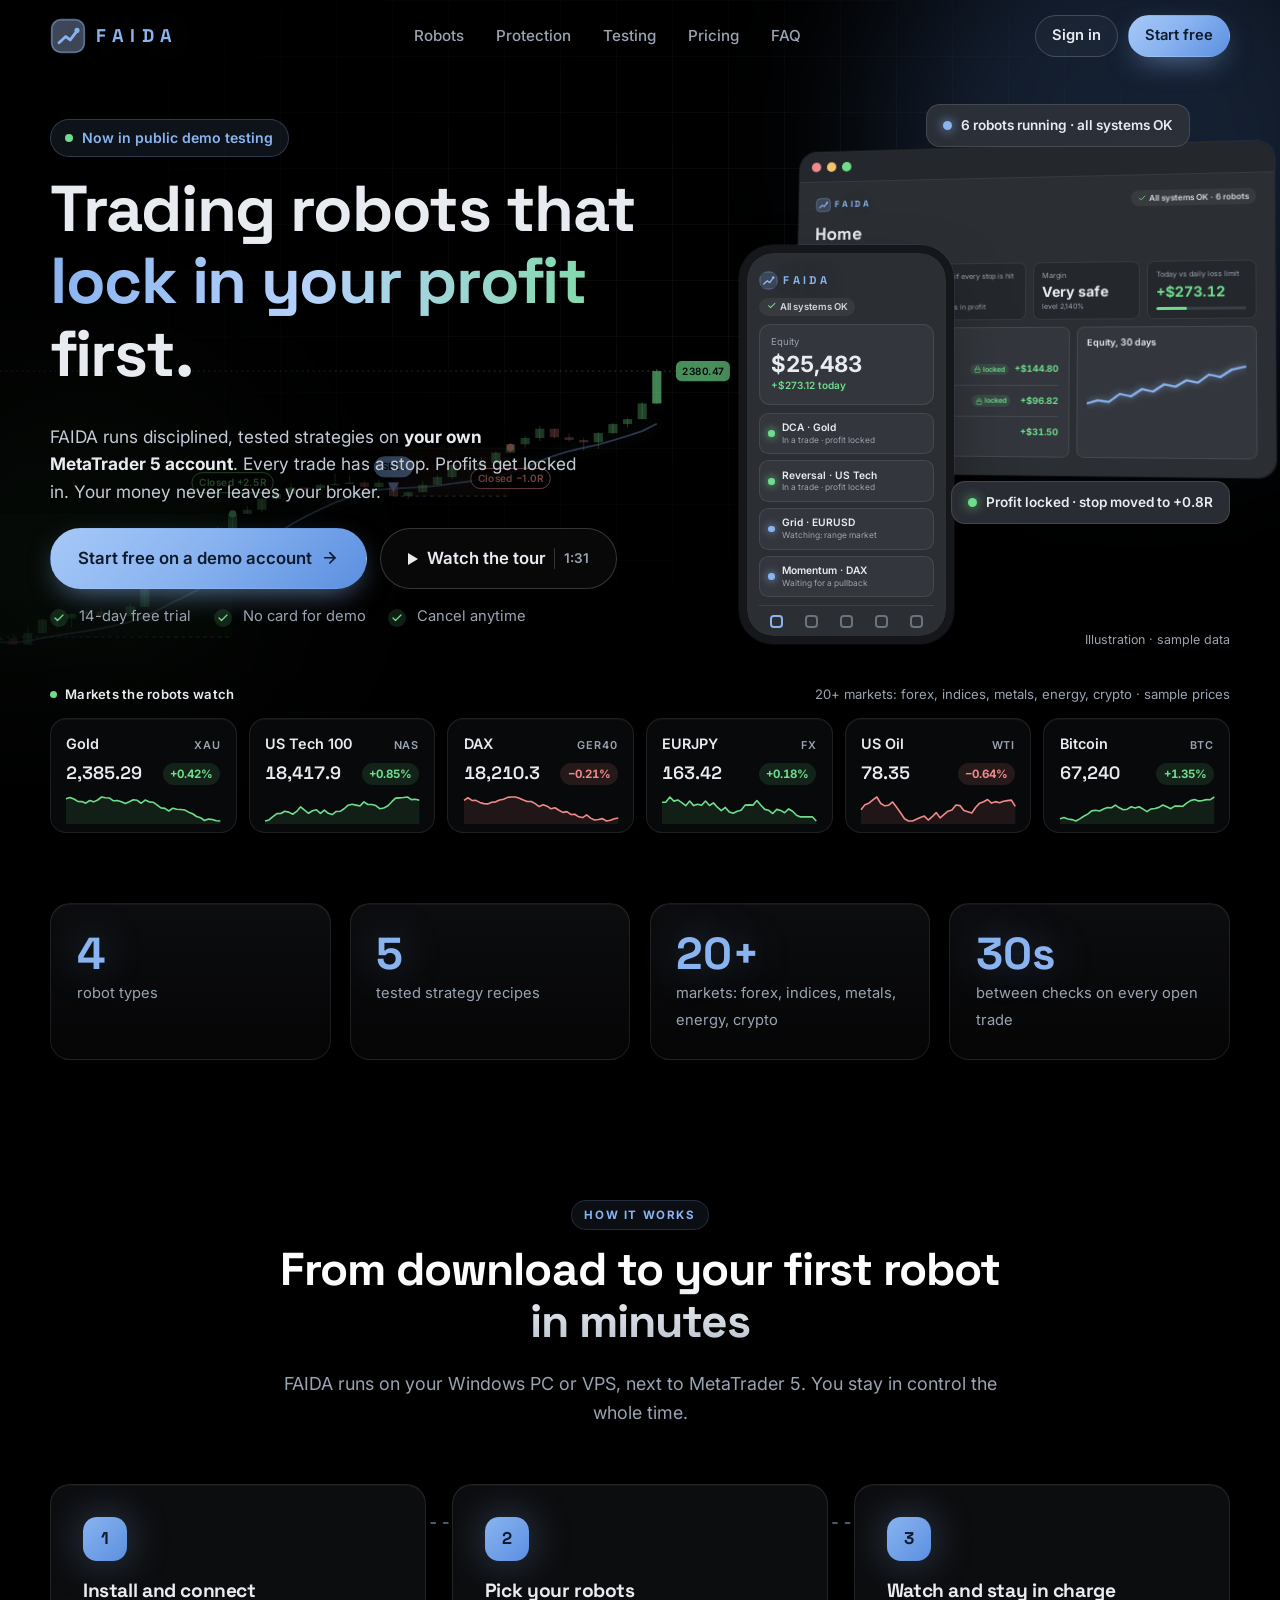
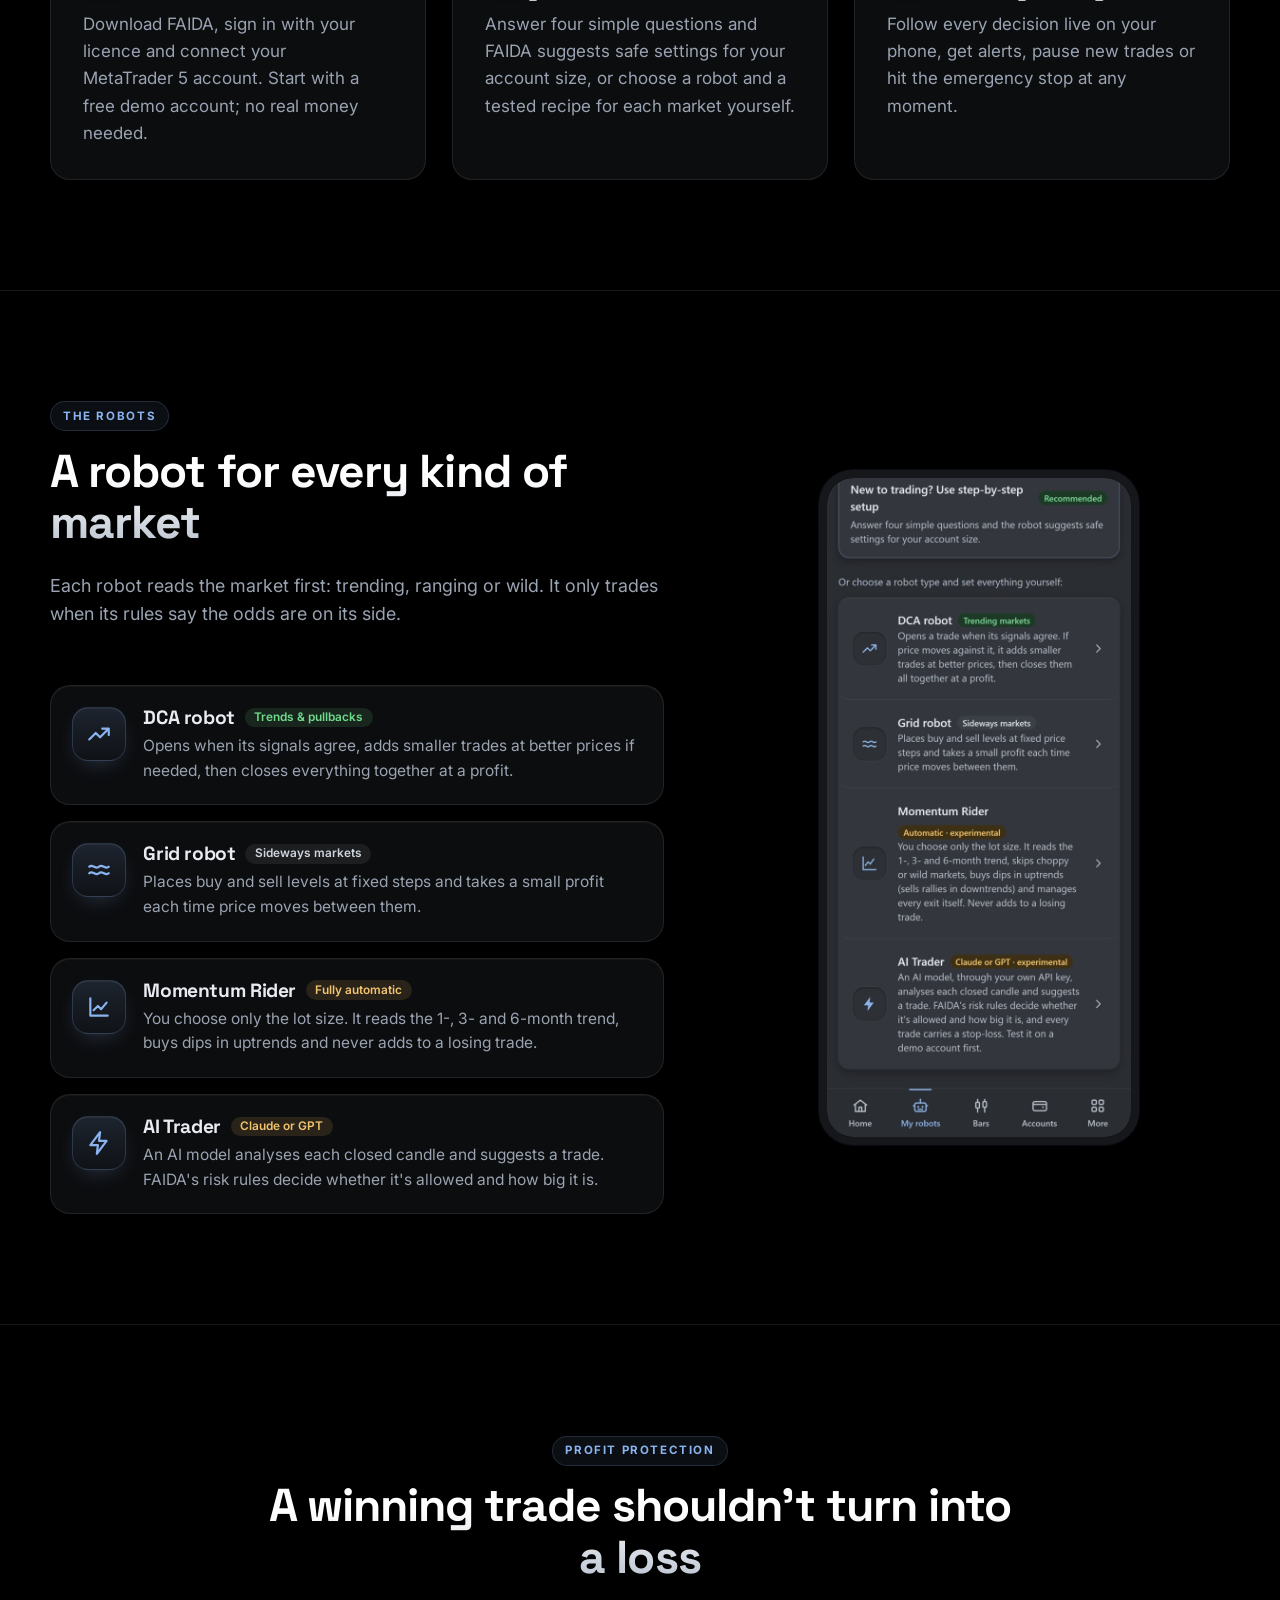
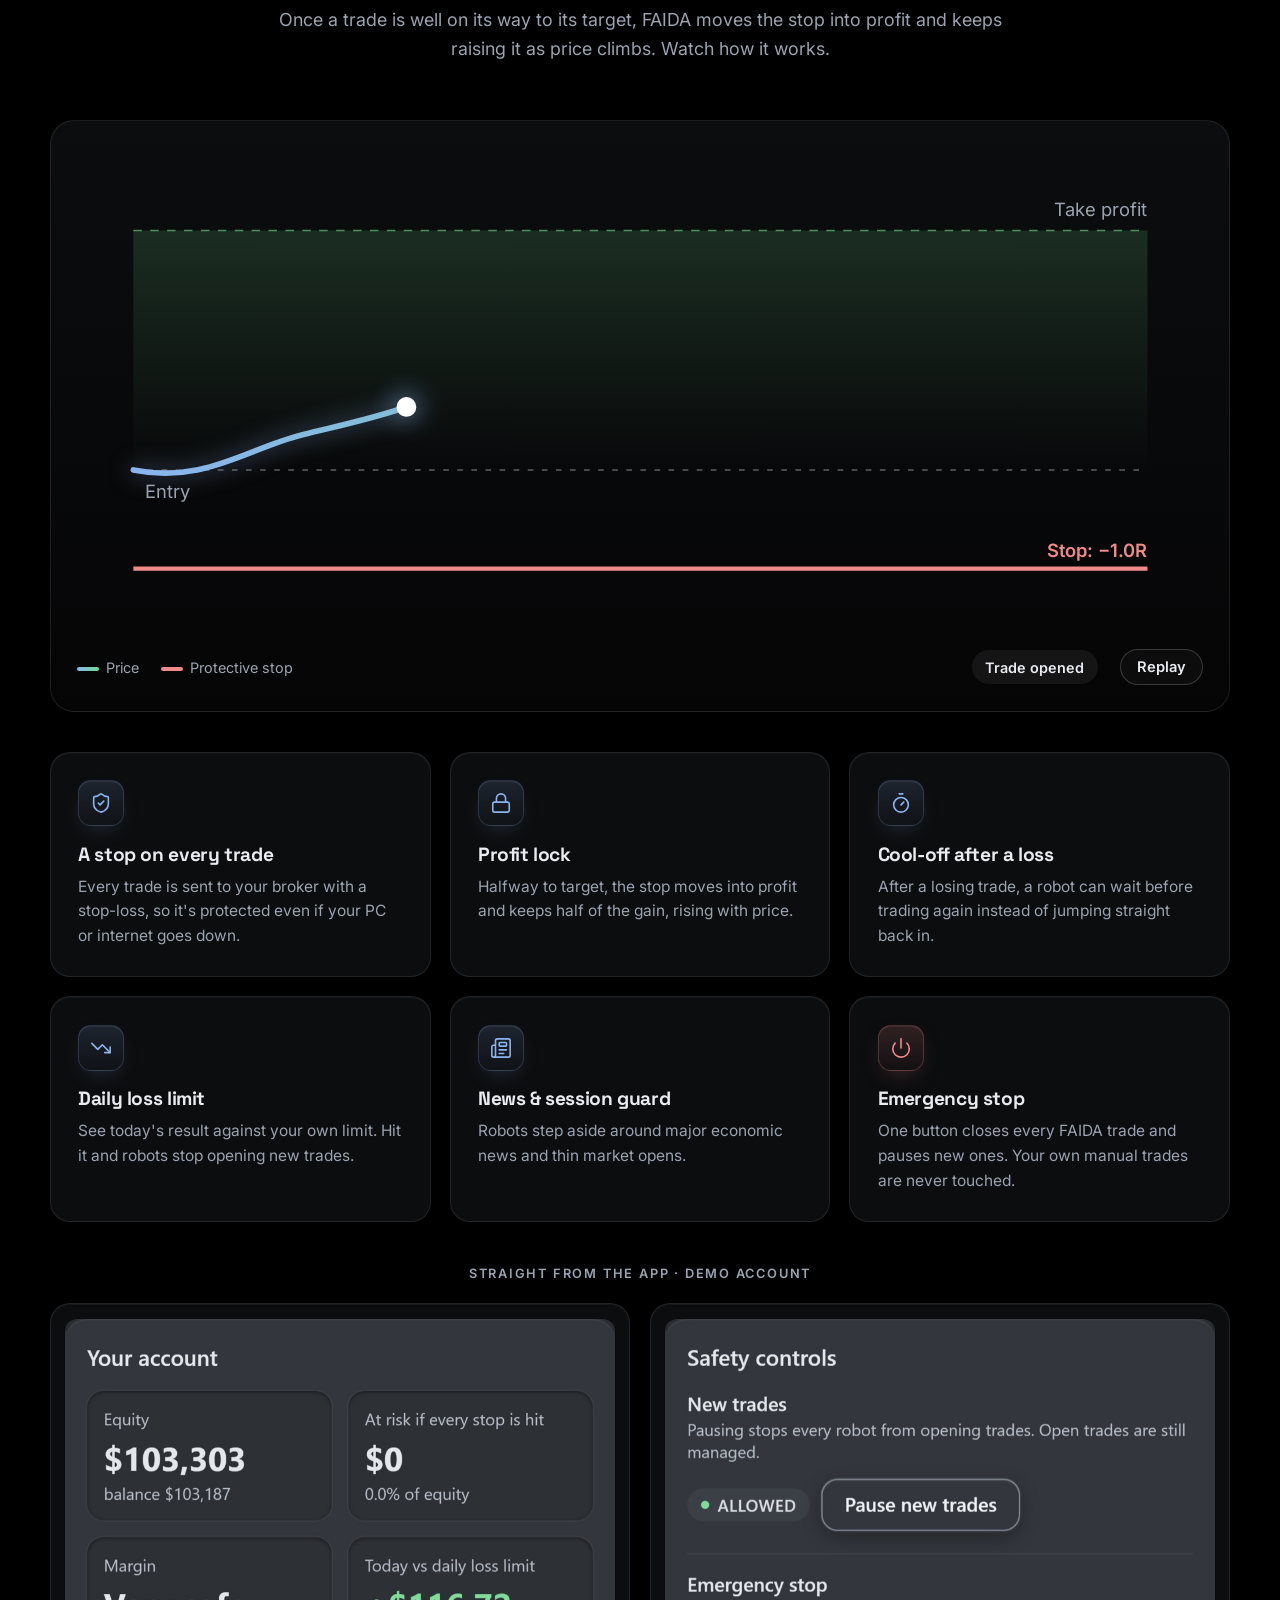
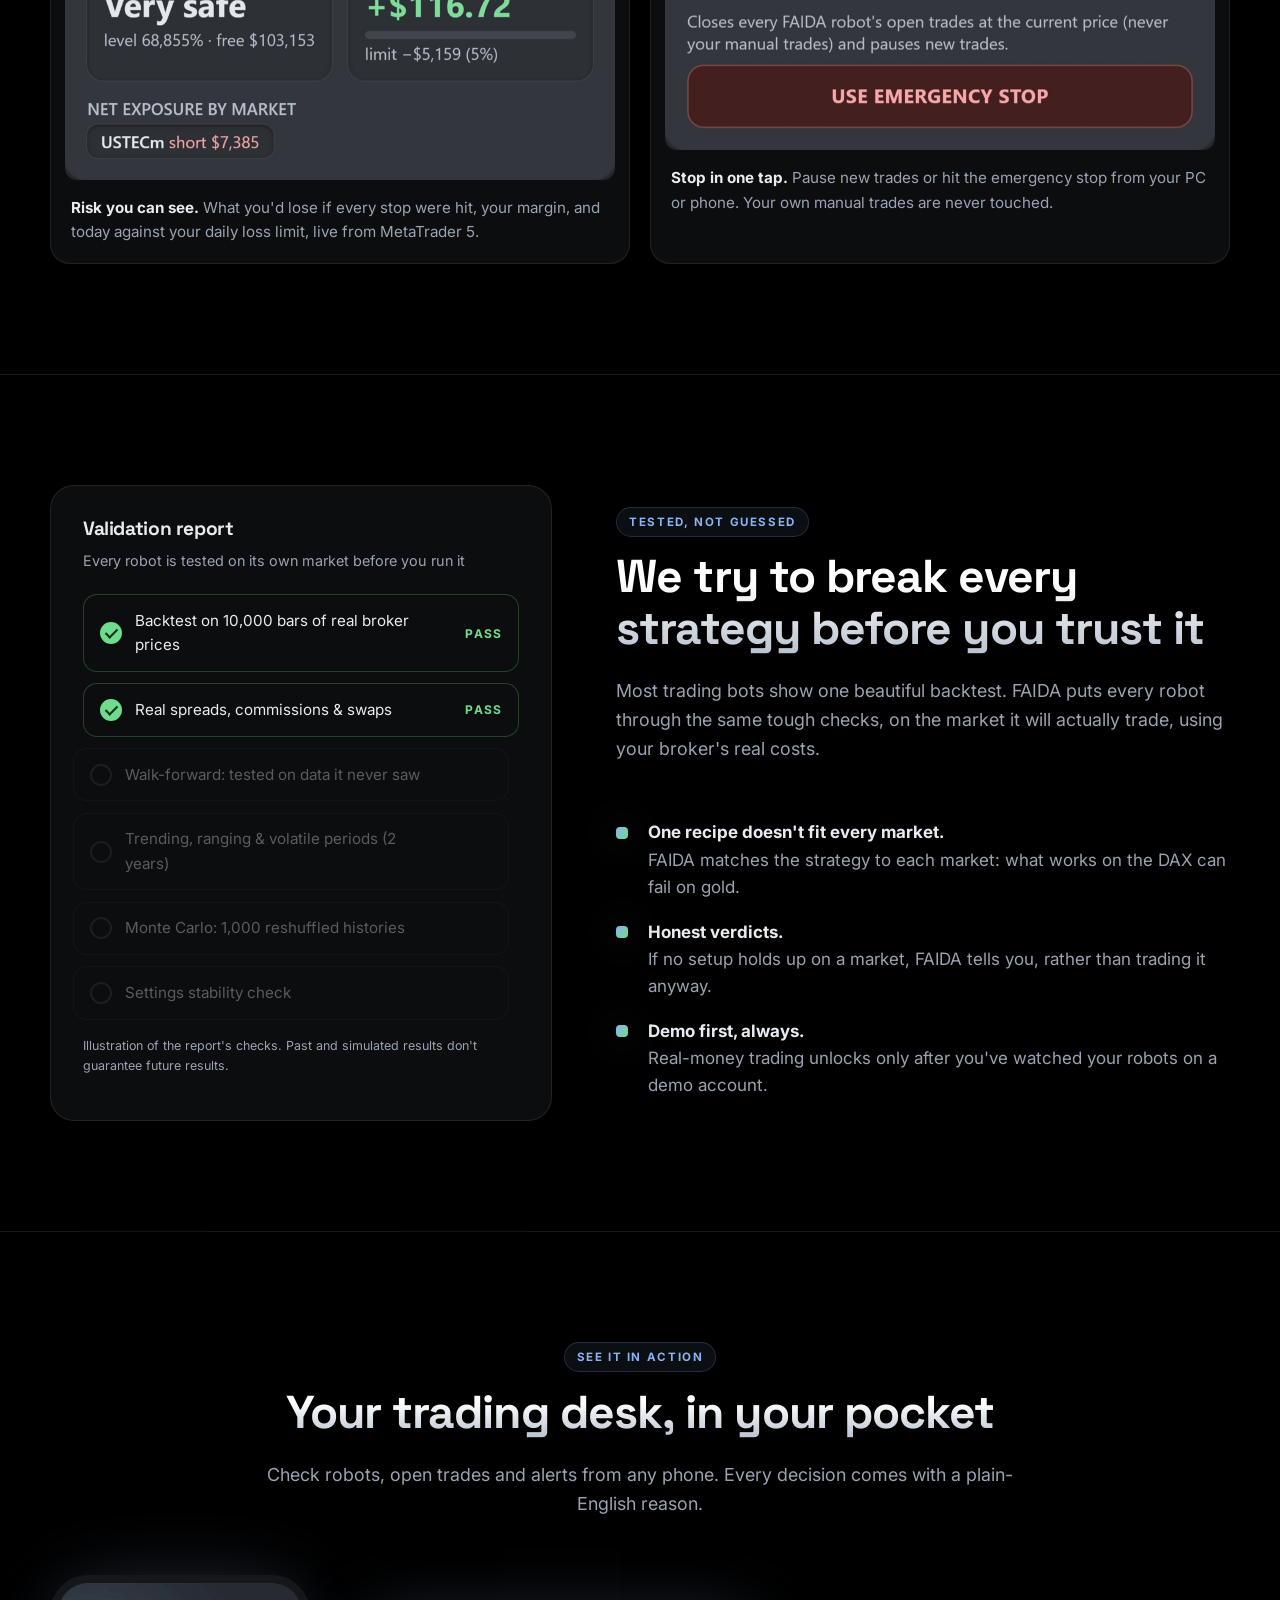
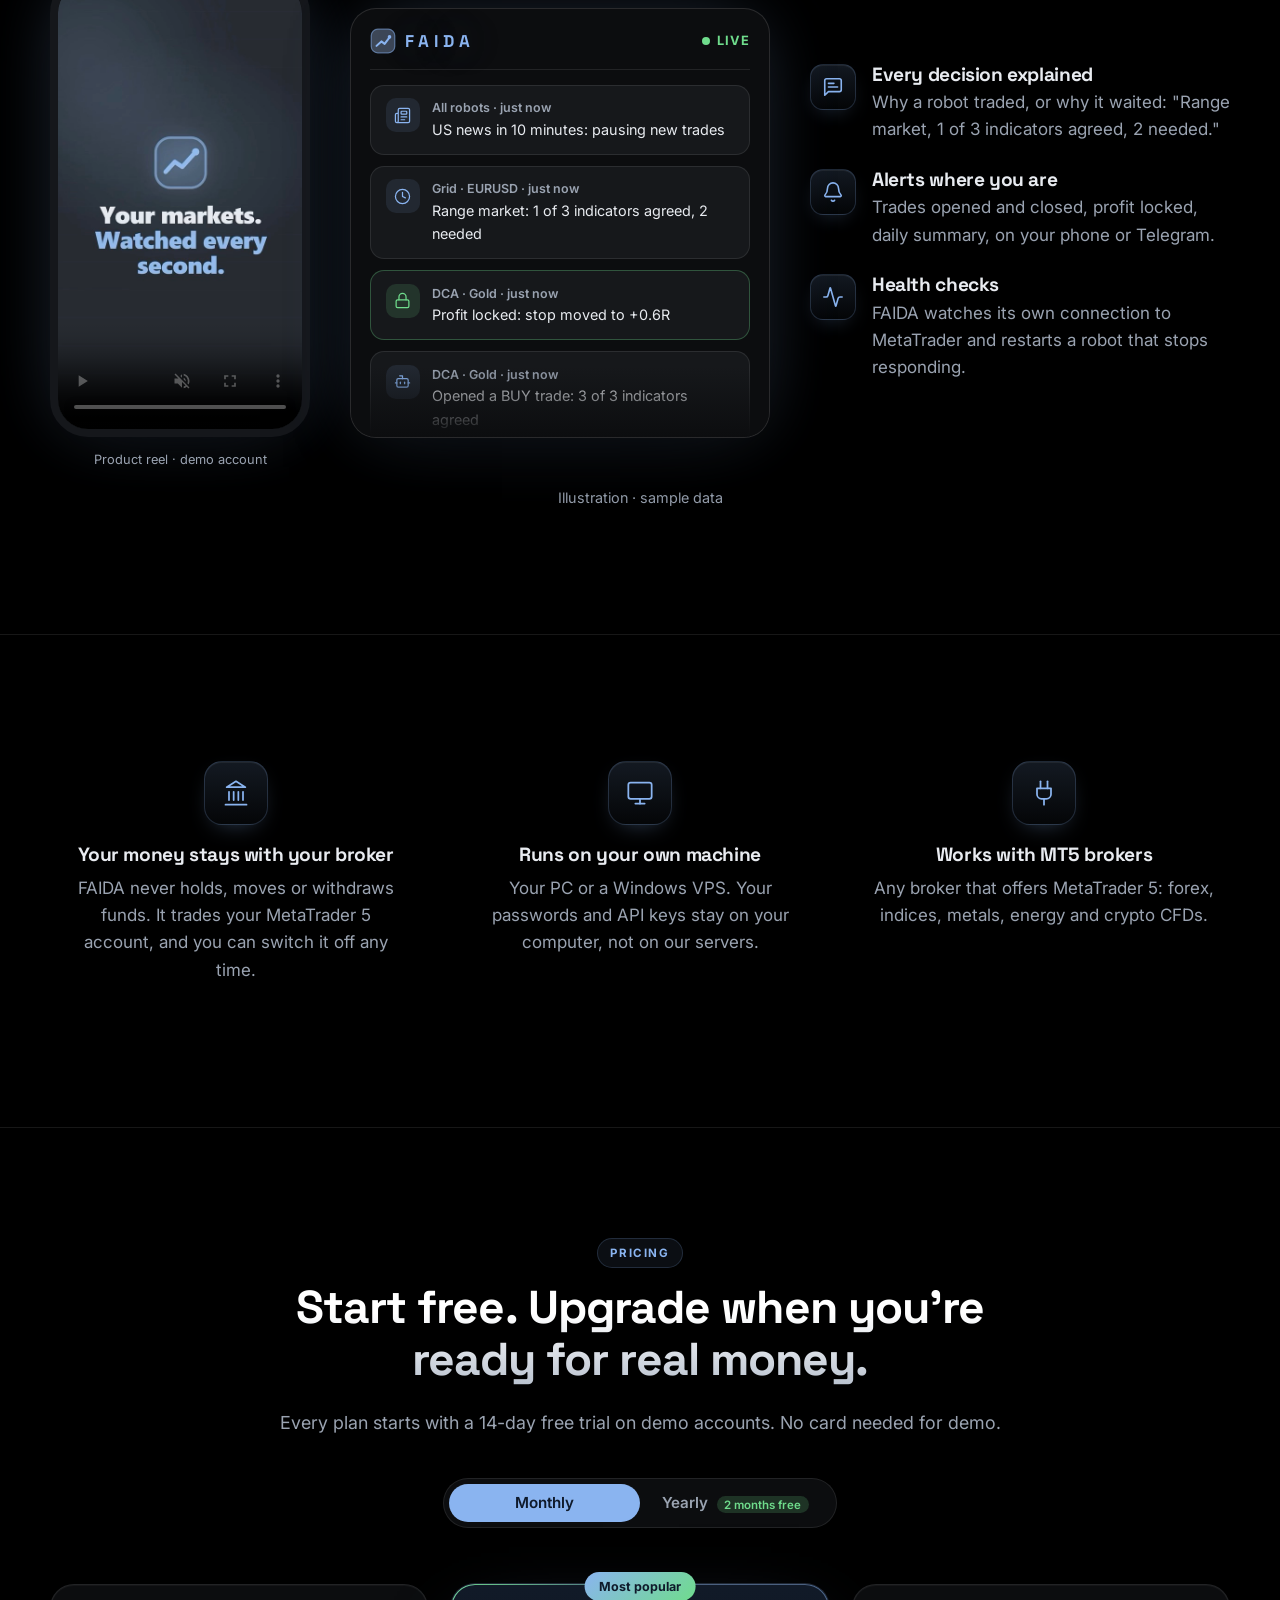
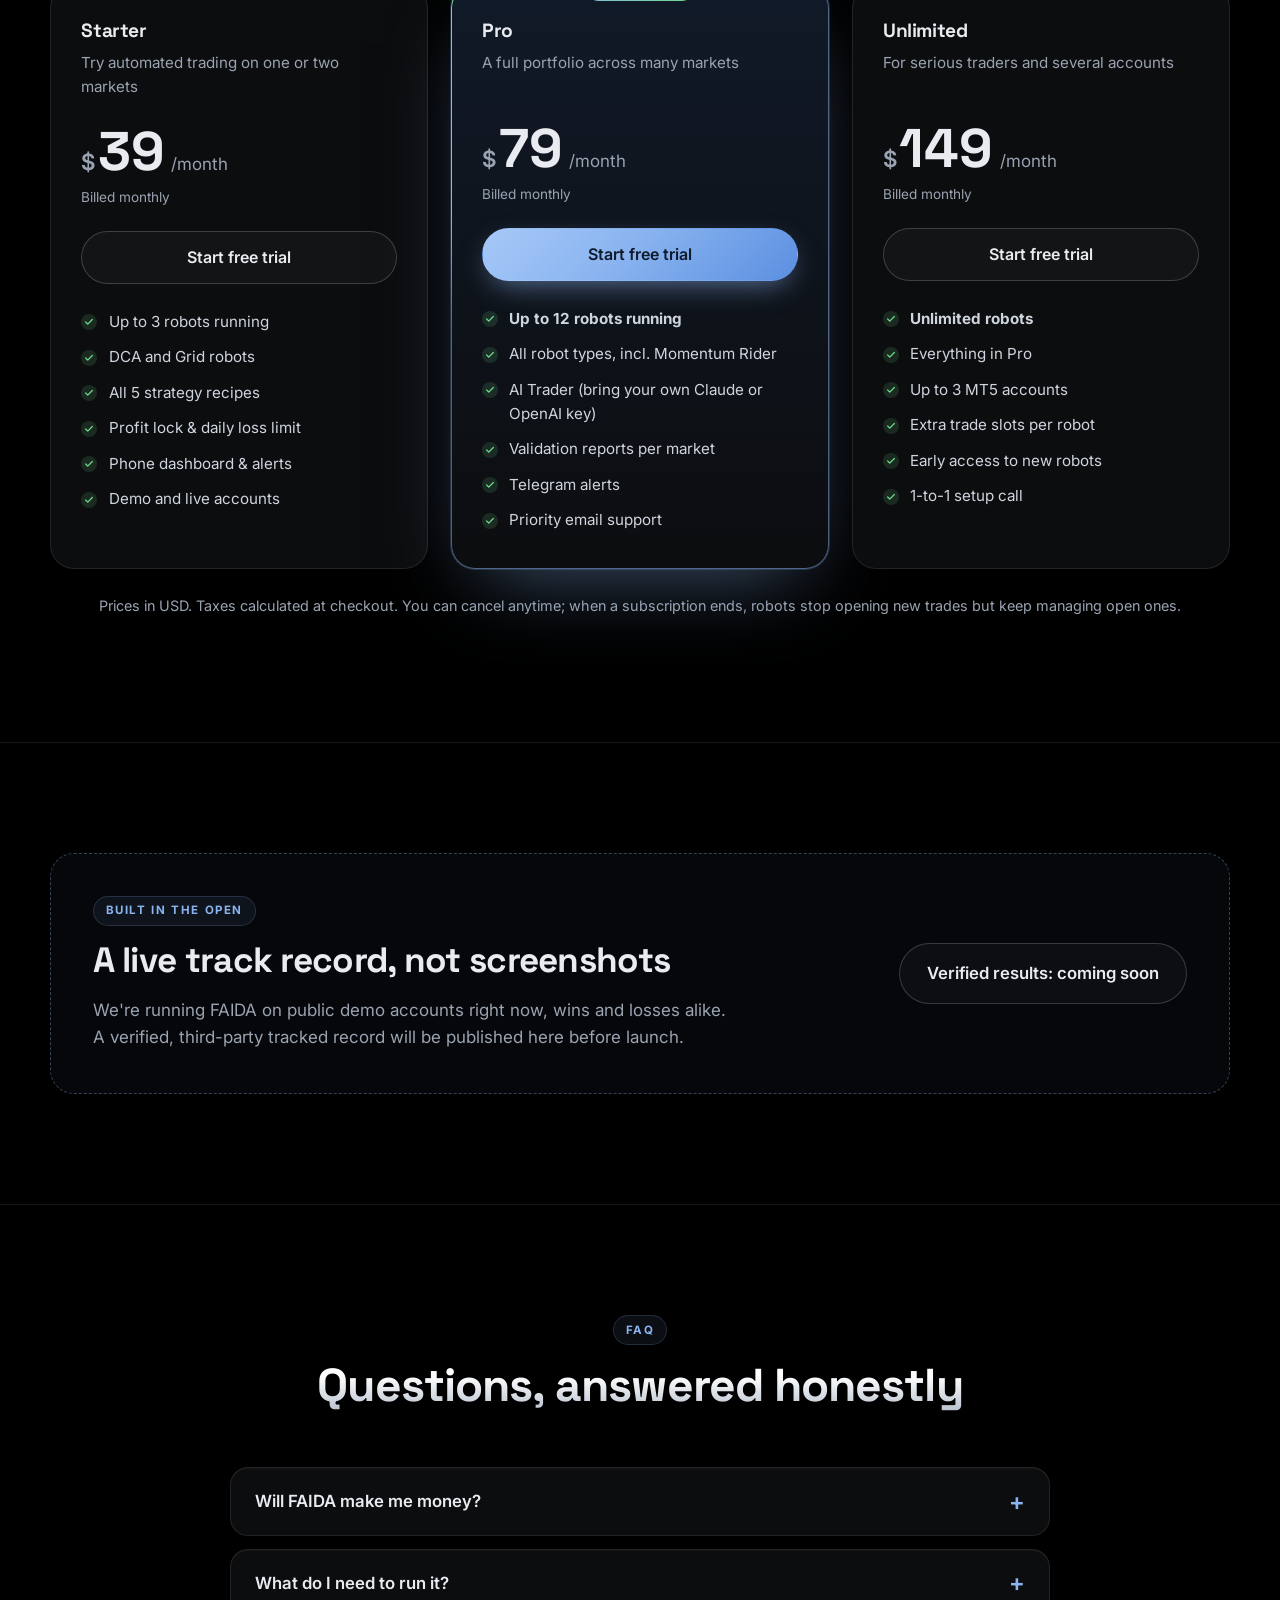
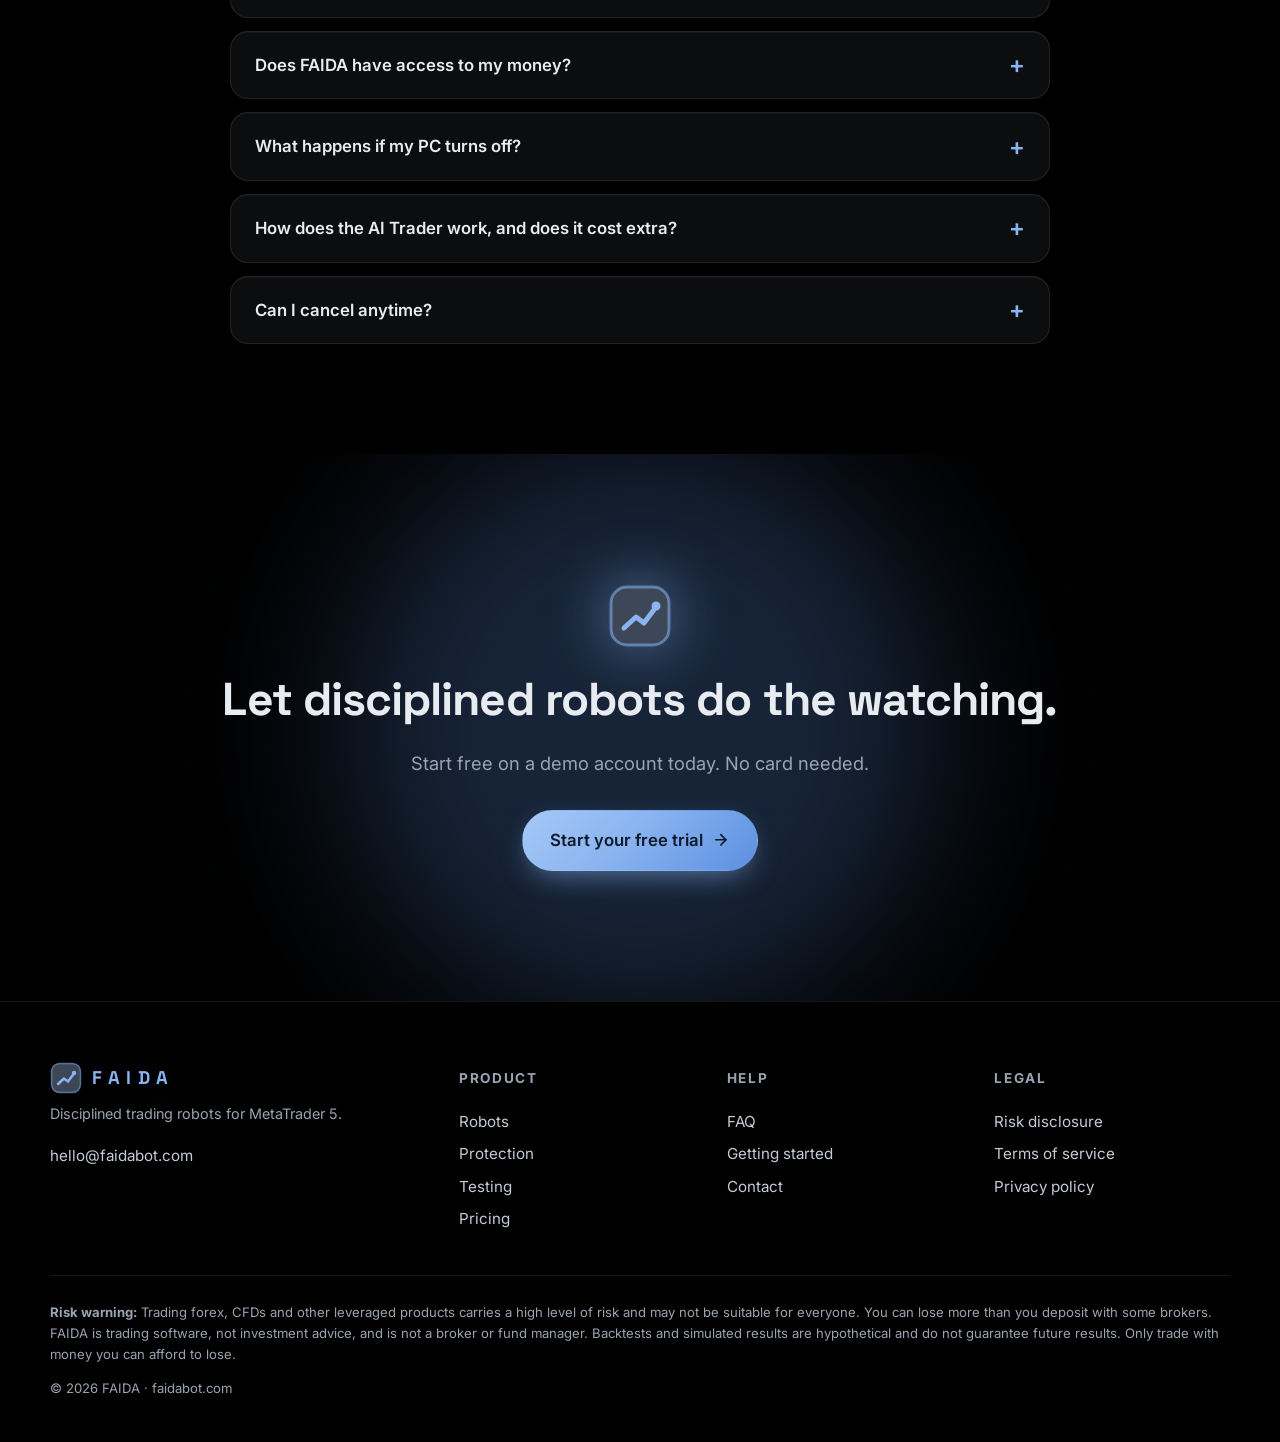
<file: index.html>
<!doctype html>
<html lang="en">
<head>
  <meta charset="utf-8">
  <meta name="viewport" content="width=device-width, initial-scale=1">
  <title>FAIDA · Trading robots that protect your account first</title>
  <meta name="description" content="FAIDA runs disciplined trading robots on your own MetaTrader 5 account. Tested strategies, profit protection on every trade, and your money never leaves your broker. Start free on a demo account.">
  <meta property="og:title" content="FAIDA · Trading robots that protect your account first">
  <meta property="og:description" content="Disciplined trading robots for MetaTrader 5. Start free on a demo account.">
  <meta property="og:type" content="website">
  <meta property="og:image" content="https://faidabot.com/assets/media/og-faida.jpg">
  <meta property="og:image:width" content="1200">
  <meta property="og:image:height" content="675">
  <meta name="twitter:card" content="summary_large_image">
  <meta name="twitter:image" content="https://faidabot.com/assets/media/og-faida.jpg">
  <link rel="icon" href="assets/logo.svg" type="image/svg+xml">
  <link rel="preconnect" href="https://fonts.googleapis.com">
  <link rel="preconnect" href="https://fonts.gstatic.com" crossorigin>
  <link href="https://fonts.googleapis.com/css2?family=Inter:wght@400;500;600;700&family=Space+Grotesk:wght@500;600;700&display=swap" rel="stylesheet">
  <link rel="stylesheet" href="styles.css">
</head>
<body>
  <!-- Icon set: 24px line icons (Lucide-style), used via <svg class="i"><use href="#i-name"/></svg> -->
  <svg width="0" height="0" style="position:absolute" aria-hidden="true">
    <symbol id="i-shield" viewBox="0 0 24 24"><path d="M20 13c0 5-3.5 7.5-7.66 8.95a1 1 0 0 1-.67-.01C7.5 20.5 4 18 4 13V6a1 1 0 0 1 1-1c2 0 4.5-1.2 6.24-2.72a1.17 1.17 0 0 1 1.52 0C14.51 3.81 17 5 19 5a1 1 0 0 1 1 1z"/><path d="m9 12 2 2 4-4"/></symbol>
    <symbol id="i-lock" viewBox="0 0 24 24"><rect x="3" y="11" width="18" height="11" rx="2"/><path d="M7 11V7a5 5 0 0 1 10 0v4"/></symbol>
    <symbol id="i-timer" viewBox="0 0 24 24"><path d="M10 2h4"/><path d="m12 14 3-3"/><circle cx="12" cy="14" r="8"/></symbol>
    <symbol id="i-trend-down" viewBox="0 0 24 24"><path d="M16 17h6v-6"/><path d="m22 17-8.5-8.5-5 5L2 7"/></symbol>
    <symbol id="i-trend-up" viewBox="0 0 24 24"><path d="M16 7h6v6"/><path d="m22 7-8.5 8.5-5-5L2 17"/></symbol>
    <symbol id="i-news" viewBox="0 0 24 24"><path d="M15 18h-5"/><path d="M18 14h-8"/><path d="M4 22h16a2 2 0 0 0 2-2V4a2 2 0 0 0-2-2H8a2 2 0 0 0-2 2v16a2 2 0 0 1-4 0v-9a2 2 0 0 1 2-2h2"/><rect width="8" height="4" x="10" y="6" rx="1"/></symbol>
    <symbol id="i-power" viewBox="0 0 24 24"><path d="M12 2v10"/><path d="M18.4 6.6a9 9 0 1 1-12.77.04"/></symbol>
    <symbol id="i-message" viewBox="0 0 24 24"><path d="M21 15a2 2 0 0 1-2 2H7l-4 4V5a2 2 0 0 1 2-2h14a2 2 0 0 1 2 2z"/><path d="M13 8H7"/><path d="M17 12H7"/></symbol>
    <symbol id="i-bell" viewBox="0 0 24 24"><path d="M10.27 21a2 2 0 0 0 3.46 0"/><path d="M3.26 15.33A1 1 0 0 0 4 17h16a1 1 0 0 0 .74-1.67C19.41 13.96 18 12.5 18 8A6 6 0 0 0 6 8c0 4.5-1.41 5.96-2.74 7.33"/></symbol>
    <symbol id="i-pulse" viewBox="0 0 24 24"><path d="M22 12h-2.48a2 2 0 0 0-1.93 1.46l-2.35 8.36a.25.25 0 0 1-.48 0L9.24 2.18a.25.25 0 0 0-.48 0l-2.35 8.36A2 2 0 0 1 4.49 12H2"/></symbol>
    <symbol id="i-bank" viewBox="0 0 24 24"><path d="M3 22h18"/><path d="M6 18v-7"/><path d="M10 18v-7"/><path d="M14 18v-7"/><path d="M18 18v-7"/><path d="M12 2 20 7H4z"/></symbol>
    <symbol id="i-monitor" viewBox="0 0 24 24"><rect width="20" height="14" x="2" y="3" rx="2"/><path d="M8 21h8"/><path d="M12 17v4"/></symbol>
    <symbol id="i-plug" viewBox="0 0 24 24"><path d="M12 22v-5"/><path d="M9 8V2"/><path d="M15 8V2"/><path d="M18 8v5a4 4 0 0 1-4 4h-4a4 4 0 0 1-4-4V8z"/></symbol>
    <symbol id="i-bot" viewBox="0 0 24 24"><path d="M12 8V4H8"/><rect width="16" height="12" x="4" y="8" rx="2"/><path d="M2 14h2"/><path d="M20 14h2"/><path d="M15 13v2"/><path d="M9 13v2"/></symbol>
    <symbol id="i-clock" viewBox="0 0 24 24"><circle cx="12" cy="12" r="10"/><path d="M12 6v6l4 2"/></symbol>
    <symbol id="i-target" viewBox="0 0 24 24"><circle cx="12" cy="12" r="10"/><circle cx="12" cy="12" r="6"/><circle cx="12" cy="12" r="2"/></symbol>
    <symbol id="i-pause" viewBox="0 0 24 24"><circle cx="12" cy="12" r="10"/><path d="M10 15V9"/><path d="M14 15V9"/></symbol>
    <symbol id="i-check-circle" viewBox="0 0 24 24"><circle cx="12" cy="12" r="10"/><path d="m9 12 2 2 4-4"/></symbol>
    <symbol id="i-send" viewBox="0 0 24 24"><path d="M14.54 21.69a.5.5 0 0 0 .94-.03l6.5-19a.5.5 0 0 0-.64-.64l-19 6.5a.5.5 0 0 0-.03.94l7.93 3.18a2 2 0 0 1 1.11 1.11z"/><path d="m21.85 2.15-10.94 10.93"/></symbol>
    <symbol id="i-check" viewBox="0 0 24 24"><path d="M20 6 9 17l-5-5"/></symbol>
    <symbol id="i-x" viewBox="0 0 24 24"><path d="M18 6 6 18"/><path d="m6 6 12 12"/></symbol>
    <symbol id="i-arrow" viewBox="0 0 24 24"><path d="M5 12h14"/><path d="m12 5 7 7-7 7"/></symbol>
  </svg>

  <div class="scroll-progress" aria-hidden="true"></div>

  <!-- ============ NAV ============ -->
  <header class="nav" id="top">
    <div class="container nav__inner">
      <a href="#top" class="brand" aria-label="FAIDA home">
        <img src="assets/logo.svg" alt="" width="36" height="36">
        <span class="brand__word">FAIDA</span>
      </a>
      <nav class="nav__links" aria-label="Main">
        <a href="#robots">Robots</a>
        <a href="#protection">Protection</a>
        <a href="#testing">Testing</a>
        <a href="#pricing">Pricing</a>
        <a href="#faq">FAQ</a>
      </nav>
      <div class="nav__cta">
        <a href="#pricing" class="btn btn--ghost btn--sm hide-sm">Sign in</a>
        <a href="#pricing" class="btn btn--primary btn--sm">Start free</a>
        <button class="nav__toggle" aria-label="Open menu" aria-expanded="false"><span></span><span></span></button>
      </div>
    </div>
    <div class="nav__mobile" hidden>
      <a href="#robots">Robots</a><a href="#protection">Protection</a><a href="#testing">Testing</a>
      <a href="#pricing">Pricing</a><a href="#faq">FAQ</a>
      <a href="#pricing" class="btn btn--primary">Start free on demo</a>
    </div>
  </header>

  <main>
    <!-- ============ HERO ============ -->
    <section class="hero">
      <canvas class="hero__chart" aria-hidden="true"></canvas>
      <div class="orb orb--1" aria-hidden="true"></div>
      <div class="orb orb--2" aria-hidden="true"></div>
      <div class="container hero__inner">
        <div class="hero__copy">
          <span class="pill reveal"><span class="pulse-dot"></span> Now in public demo testing</span>
          <h1 class="reveal">Trading robots that<br><span class="rotator" aria-live="polite"><span class="rotator__word is-active">protect your account</span><span class="rotator__word">lock in your profit</span><span class="rotator__word">never sleep</span><span class="rotator__word">follow the rules</span></span><br>first.</h1>
          <p class="lead reveal">FAIDA runs disciplined, tested strategies on <strong>your own MetaTrader&nbsp;5 account</strong>. Every trade has a stop. Profits get locked in. Your money never leaves your broker.</p>
          <div class="hero__actions reveal">
            <a href="#pricing" class="btn btn--primary btn--lg magnetic">Start free on a demo account <span class="arrow"><svg class="i"><use href="#i-arrow"/></svg></span></a>
            <a href="assets/media/faida-tour.mp4" class="btn btn--ghost btn--lg" data-tour><span class="play"></span> Watch the tour <span class="btn__meta">1:31</span></a>
          </div>
          <ul class="hero__trust reveal">
            <li><span class="tick"><svg class="i"><use href="#i-check"/></svg></span> 14-day free trial</li>
            <li><span class="tick"><svg class="i"><use href="#i-check"/></svg></span> No card for demo</li>
            <li><span class="tick"><svg class="i"><use href="#i-check"/></svg></span> Cancel anytime</li>
          </ul>
        </div>

        <div class="hero__visual reveal" data-tilt>
          <!-- Desktop dashboard mockup (illustrative sample data) -->
          <div class="device device--laptop" role="img" aria-label="Illustration of the FAIDA dashboard: account equity, risk if every stop is hit, margin, today's result and open trades">
            <div class="device__bar"><i></i><i></i><i></i></div>
            <div class="mock mock--desk">
              <div class="mk-top">
                <span class="mk-brand"><img src="assets/logo.svg" alt=""> FAIDA</span>
                <span class="mk-pill"><b class="mk-ok"><svg class="i"><use href="#i-check"/></svg></b> All systems OK · 6 robots</span>
              </div>
              <div class="mk-title">Home</div>
              <div class="mk-sub">6 robots running · 3 open trades</div>
              <div class="mk-tiles">
                <div class="mk-tile"><span>Equity</span><strong data-live-equity>$25,480</strong><em>balance $25,210</em></div>
                <div class="mk-tile"><span>At risk if every stop is hit</span><strong>$0</strong><em>all stops in profit</em></div>
                <div class="mk-tile"><span>Margin</span><strong>Very safe</strong><em>level 2,140%</em></div>
                <div class="mk-tile"><span>Today vs daily loss limit</span><strong class="mk-green" data-live-today>+$270.40</strong><i class="mk-bar"><b></b></i></div>
              </div>
              <div class="mk-grid">
                <div class="mk-card">
                  <div class="mk-card__h">Open trades (3)</div>
                  <div class="mk-trade"><span class="mk-sym mk-sym--gold">XAU</span><span class="mk-tn">Gold<small><b class="mk-buy">Buy</b> · DCA robot</small></span><span class="mk-lock"><svg class="i"><use href="#i-lock"/></svg> locked</span><span class="mk-pnl" data-live-pnl="142.6">+$142.60</span></div>
                  <div class="mk-trade"><span class="mk-sym mk-sym--nas">NAS</span><span class="mk-tn">US Tech 100<small><b class="mk-sell">Sell</b> · Reversal Trail</small></span><span class="mk-lock"><svg class="i"><use href="#i-lock"/></svg> locked</span><span class="mk-pnl" data-live-pnl="96.3">+$96.30</span></div>
                  <div class="mk-trade"><span class="mk-sym mk-sym--fx">FX</span><span class="mk-tn">EURJPY<small><b class="mk-buy">Buy</b> · Range Reversal</small></span><span></span><span class="mk-pnl" data-live-pnl="31.5">+$31.50</span></div>
                </div>
                <div class="mk-card">
                  <div class="mk-card__h">Equity, 30 days</div>
                  <svg class="mk-spark" viewBox="0 0 200 80" preserveAspectRatio="none"><defs><linearGradient id="sparkFill" x1="0" y1="0" x2="0" y2="1"><stop offset="0" stop-color="#8ab4f0" stop-opacity=".35"/><stop offset="1" stop-color="#8ab4f0" stop-opacity="0"/></linearGradient></defs><path class="mk-spark__fill" d="M0 62 L14 58 L28 60 L42 50 L56 53 L70 44 L84 47 L98 38 L112 41 L126 33 L140 36 L154 26 L168 29 L182 20 L200 16 L200 80 L0 80Z" fill="url(#sparkFill)"/><path class="mk-spark__line" d="M0 62 L14 58 L28 60 L42 50 L56 53 L70 44 L84 47 L98 38 L112 41 L126 33 L140 36 L154 26 L168 29 L182 20 L200 16"/></svg>
                </div>
              </div>
            </div>
          </div>
          <!-- Phone mockup (illustrative sample data) -->
          <div class="device device--phone float" role="img" aria-label="Illustration of the FAIDA phone app: equity and robots at a glance">
            <div class="mock mock--phone">
              <div class="mk-top"><span class="mk-brand"><img src="assets/logo.svg" alt=""> FAIDA</span></div>
              <span class="mk-pill"><b class="mk-ok"><svg class="i"><use href="#i-check"/></svg></b> All systems OK</span>
              <div class="mk-eq"><span>Equity</span><strong data-live-equity>$25,480</strong><em class="mk-green" data-live-today>+$270.40 today</em></div>
              <div class="mk-robots">
                <div class="mk-robot"><i class="mk-dot mk-dot--trade"></i><span>DCA · Gold<small>In a trade · profit locked</small></span></div>
                <div class="mk-robot"><i class="mk-dot mk-dot--trade"></i><span>Reversal · US Tech<small>In a trade · profit locked</small></span></div>
                <div class="mk-robot"><i class="mk-dot"></i><span>Grid · EURUSD<small>Watching: range market</small></span></div>
                <div class="mk-robot"><i class="mk-dot"></i><span>Momentum · DAX<small>Waiting for a pullback</small></span></div>
              </div>
              <div class="mk-nav"><i class="is-on"></i><i></i><i></i><i></i><i></i></div>
            </div>
          </div>
          <div class="chip chip--1 float-slow"><span class="chip__dot chip__dot--green"></span>Profit locked · stop moved to +0.8R</div>
          <div class="chip chip--2 float-slower"><span class="chip__dot chip__dot--blue"></span>6 robots running · all systems OK</div>
          <p class="caption">Illustration · sample data</p>
        </div>
      </div>

      <div class="container markets" aria-label="Markets FAIDA trades">
        <div class="markets__head">
          <span class="markets__live"><i></i> Markets the robots watch</span>
          <span class="markets__note">20+ markets: forex, indices, metals, energy, crypto · sample prices</span>
        </div>
        <div class="markets__row">
          <div class="mkt" data-price="2385.4" data-dec="2" data-chg="0.42">
            <div class="mkt__top"><span class="mkt__name">Gold</span><span class="mkt__sym">XAU</span></div>
            <div class="mkt__mid"><span class="mkt__price">2,385.40</span><span class="mkt__chg">+0.42%</span></div>
            <svg class="mkt__spark" viewBox="0 0 100 30" preserveAspectRatio="none" aria-hidden="true"><path class="mkt__area"/><path class="mkt__line"/></svg>
          </div>
          <div class="mkt" data-price="18420.5" data-dec="1" data-chg="0.86">
            <div class="mkt__top"><span class="mkt__name">US Tech 100</span><span class="mkt__sym">NAS</span></div>
            <div class="mkt__mid"><span class="mkt__price">18,420.5</span><span class="mkt__chg">+0.86%</span></div>
            <svg class="mkt__spark" viewBox="0 0 100 30" preserveAspectRatio="none" aria-hidden="true"><path class="mkt__area"/><path class="mkt__line"/></svg>
          </div>
          <div class="mkt" data-price="18210.3" data-dec="1" data-chg="-0.21">
            <div class="mkt__top"><span class="mkt__name">DAX</span><span class="mkt__sym">GER40</span></div>
            <div class="mkt__mid"><span class="mkt__price">18,210.3</span><span class="mkt__chg">-0.21%</span></div>
            <svg class="mkt__spark" viewBox="0 0 100 30" preserveAspectRatio="none" aria-hidden="true"><path class="mkt__area"/><path class="mkt__line"/></svg>
          </div>
          <div class="mkt" data-price="163.42" data-dec="2" data-chg="0.18">
            <div class="mkt__top"><span class="mkt__name">EURJPY</span><span class="mkt__sym">FX</span></div>
            <div class="mkt__mid"><span class="mkt__price">163.42</span><span class="mkt__chg">+0.18%</span></div>
            <svg class="mkt__spark" viewBox="0 0 100 30" preserveAspectRatio="none" aria-hidden="true"><path class="mkt__area"/><path class="mkt__line"/></svg>
          </div>
          <div class="mkt" data-price="78.35" data-dec="2" data-chg="-0.64">
            <div class="mkt__top"><span class="mkt__name">US Oil</span><span class="mkt__sym">WTI</span></div>
            <div class="mkt__mid"><span class="mkt__price">78.35</span><span class="mkt__chg">-0.64%</span></div>
            <svg class="mkt__spark" viewBox="0 0 100 30" preserveAspectRatio="none" aria-hidden="true"><path class="mkt__area"/><path class="mkt__line"/></svg>
          </div>
          <div class="mkt" data-price="67240" data-dec="0" data-chg="1.35">
            <div class="mkt__top"><span class="mkt__name">Bitcoin</span><span class="mkt__sym">BTC</span></div>
            <div class="mkt__mid"><span class="mkt__price">67,240</span><span class="mkt__chg">+1.35%</span></div>
            <svg class="mkt__spark" viewBox="0 0 100 30" preserveAspectRatio="none" aria-hidden="true"><path class="mkt__area"/><path class="mkt__line"/></svg>
          </div>
        </div>
      </div>
    </section>

    <!-- ============ STATS ============ -->
    <section class="stats">
      <div class="container stats__grid">
        <div class="stat reveal"><span class="stat__num" data-count="4">0</span><span class="stat__label">robot types</span></div>
        <div class="stat reveal"><span class="stat__num" data-count="5">0</span><span class="stat__label">tested strategy recipes</span></div>
        <div class="stat reveal"><span class="stat__num" data-count="20" data-suffix="+">0</span><span class="stat__label">markets: forex, indices, metals, energy, crypto</span></div>
        <div class="stat reveal"><span class="stat__num" data-count="30" data-suffix="s">0</span><span class="stat__label">between checks on every open trade</span></div>
      </div>
    </section>

    <!-- ============ HOW IT WORKS ============ -->
    <section class="section" id="how">
      <div class="container">
        <div class="section__head reveal">
          <span class="eyebrow">How it works</span>
          <h2>From download to your first robot in minutes</h2>
          <p>FAIDA runs on your Windows PC or VPS, next to MetaTrader&nbsp;5. You stay in control the whole time.</p>
        </div>
        <ol class="steps">
          <li class="step reveal">
            <span class="step__num">1</span>
            <h3>Install and connect</h3>
            <p>Download FAIDA, sign in with your licence and connect your MetaTrader&nbsp;5 account. Start with a free demo account; no real money needed.</p>
          </li>
          <li class="step reveal">
            <span class="step__num">2</span>
            <h3>Pick your robots</h3>
            <p>Answer four simple questions and FAIDA suggests safe settings for your account size, or choose a robot and a tested recipe for each market yourself.</p>
          </li>
          <li class="step reveal">
            <span class="step__num">3</span>
            <h3>Watch and stay in charge</h3>
            <p>Follow every decision live on your phone, get alerts, pause new trades or hit the emergency stop at any moment.</p>
          </li>
          <svg class="steps__line" viewBox="0 0 1000 10" preserveAspectRatio="none" aria-hidden="true"><path d="M0 5 H1000"/></svg>
        </ol>
      </div>
    </section>

    <!-- ============ ROBOTS ============ -->
    <section class="section section--alt" id="robots">
      <div class="container split">
        <div>
          <div class="section__head section__head--left reveal">
            <span class="eyebrow">The robots</span>
            <h2>A robot for every kind of market</h2>
            <p>Each robot reads the market first: trending, ranging or wild. It only trades when its rules say the odds are on its side.</p>
          </div>
          <div class="robots">
            <article class="robot reveal">
              <div class="robot__icon"><svg viewBox="0 0 24 24"><path d="M3 17l6-6 4 4 8-8M15 7h6v6"/></svg></div>
              <div><h3>DCA robot <span class="tag tag--green">Trends &amp; pullbacks</span></h3>
              <p>Opens when its signals agree, adds smaller trades at better prices if needed, then closes everything together at a profit.</p></div>
            </article>
            <article class="robot reveal">
              <div class="robot__icon"><svg viewBox="0 0 24 24"><path d="M3 9c3-3 6 3 9 0s6 3 9 0M3 15c3-3 6 3 9 0s6 3 9 0"/></svg></div>
              <div><h3>Grid robot <span class="tag">Sideways markets</span></h3>
              <p>Places buy and sell levels at fixed steps and takes a small profit each time price moves between them.</p></div>
            </article>
            <article class="robot reveal">
              <div class="robot__icon"><svg viewBox="0 0 24 24"><path d="M4 20V4M4 20h16M7 15l4-4 3 3 5-6"/></svg></div>
              <div><h3>Momentum Rider <span class="tag tag--amber">Fully automatic</span></h3>
              <p>You choose only the lot size. It reads the 1-, 3- and 6-month trend, buys dips in uptrends and never adds to a losing trade.</p></div>
            </article>
            <article class="robot reveal">
              <div class="robot__icon"><svg viewBox="0 0 24 24"><path d="M13 2L4 14h7l-1 8 9-12h-7z"/></svg></div>
              <div><h3>AI Trader <span class="tag tag--amber">Claude or GPT</span></h3>
              <p>An AI model analyses each closed candle and suggests a trade. FAIDA's risk rules decide whether it's allowed and how big it is.</p></div>
            </article>
          </div>
        </div>
        <div class="split__visual reveal" data-tilt>
          <div class="device device--phone device--tall">
            <img src="assets/media/app-robot-types.jpg" width="640" height="1387" alt="Choosing a robot type in FAIDA: DCA, Grid, Momentum Rider and AI Trader" loading="lazy">
          </div>
        </div>
      </div>
    </section>

    <!-- ============ PROTECTION ============ -->
    <section class="section" id="protection">
      <div class="container">
        <div class="section__head reveal">
          <span class="eyebrow">Profit protection</span>
          <h2>A winning trade shouldn't turn into a loss</h2>
          <p>Once a trade is well on its way to its target, FAIDA moves the stop into profit and keeps raising it as price climbs. Watch how it works.</p>
        </div>

        <div class="lock-demo reveal" id="lockDemo">
          <svg viewBox="0 0 800 340" class="lock-demo__svg" aria-label="Animation: price rises, the stop follows into profit, then price falls back and the trade closes in profit">
            <defs>
              <linearGradient id="pathGrad" x1="0" x2="1"><stop offset="0" stop-color="#8ab4f0"/><stop offset="1" stop-color="#6fdc8c"/></linearGradient>
              <linearGradient id="profitZone" x1="0" y1="0" x2="0" y2="1"><stop offset="0" stop-color="#6fdc8c" stop-opacity=".18"/><stop offset="1" stop-color="#6fdc8c" stop-opacity="0"/></linearGradient>
            </defs>
            <line class="ld-target" x1="40" x2="760" y1="60" y2="60"/>
            <text class="ld-label" x="760" y="50" text-anchor="end">Take profit</text>
            <line class="ld-entry" x1="40" x2="760" y1="230" y2="230"/>
            <text class="ld-label" x="48" y="250">Entry</text>
            <rect class="ld-zone" x="40" y="60" width="720" height="170" fill="url(#profitZone)"/>
            <path class="ld-price" d="M40 230 C 90 240, 120 215, 160 205 S 230 190, 270 170 S 340 150, 380 125 S 450 95, 490 100 S 540 120, 580 140 S 650 170, 700 192 S 740 205, 760 210"/>
            <line class="ld-stop" x1="40" x2="760" y1="300" y2="300"/>
            <text class="ld-stop-label" x="760" y="292" text-anchor="end">Stop: −1R</text>
            <circle class="ld-dot" r="7" cx="40" cy="230"/>
          </svg>
          <div class="lock-demo__legend">
            <span><i class="lg lg--price"></i>Price</span>
            <span><i class="lg lg--stop"></i>Protective stop</span>
            <span class="lock-demo__status" aria-live="polite">Trade opened</span>
            <button class="btn btn--ghost btn--sm" id="replayLock">Replay</button>
          </div>
        </div>

        <div class="cards3">
          <div class="card reveal"><div class="card__icon"><svg class="i"><use href="#i-shield"/></svg></div><h3>A stop on every trade</h3><p>Every trade is sent to your broker with a stop-loss, so it's protected even if your PC or internet goes down.</p></div>
          <div class="card reveal"><div class="card__icon"><svg class="i"><use href="#i-lock"/></svg></div><h3>Profit lock</h3><p>Halfway to target, the stop moves into profit and keeps half of the gain, rising with price.</p></div>
          <div class="card reveal"><div class="card__icon"><svg class="i"><use href="#i-timer"/></svg></div><h3>Cool-off after a loss</h3><p>After a losing trade, a robot can wait before trading again instead of jumping straight back in.</p></div>
          <div class="card reveal"><div class="card__icon"><svg class="i"><use href="#i-trend-down"/></svg></div><h3>Daily loss limit</h3><p>See today's result against your own limit. Hit it and robots stop opening new trades.</p></div>
          <div class="card reveal"><div class="card__icon"><svg class="i"><use href="#i-news"/></svg></div><h3>News &amp; session guard</h3><p>Robots step aside around major economic news and thin market opens.</p></div>
          <div class="card reveal card--danger"><div class="card__icon"><svg class="i"><use href="#i-power"/></svg></div><h3>Emergency stop</h3><p>One button closes every FAIDA trade and pauses new ones. Your own manual trades are never touched.</p></div>
        </div>

        <div class="proof">
          <p class="proof__label reveal">Straight from the app · demo account</p>
          <figure class="proof__item reveal">
            <img src="assets/media/account-risk.jpg" width="900" height="755" loading="lazy" alt="FAIDA account panel: equity, money at risk if every stop is hit, margin level and today's result against the daily loss limit">
            <figcaption><strong>Risk you can see.</strong> What you'd lose if every stop were hit, your margin, and today against your daily loss limit, live from MetaTrader&nbsp;5.</figcaption>
          </figure>
          <figure class="proof__item reveal">
            <img src="assets/media/safety-controls.jpg" width="900" height="707" loading="lazy" alt="FAIDA safety controls: pause new trades, and the emergency stop button">
            <figcaption><strong>Stop in one tap.</strong> Pause new trades or hit the emergency stop from your PC or phone. Your own manual trades are never touched.</figcaption>
          </figure>
        </div>
      </div>
    </section>

    <!-- ============ TESTING ============ -->
    <section class="section section--alt" id="testing">
      <div class="container split split--reverse">
        <div class="split__visual reveal">
          <div class="gauge-card">
            <h3>Validation report</h3>
            <p class="muted small">Every robot is tested on its own market before you run it</p>
            <ul class="checks">
              <li data-delay="0"><span class="check-ic"></span>Backtest on 10,000 bars of real broker prices<b>PASS</b></li>
              <li data-delay="1"><span class="check-ic"></span>Real spreads, commissions &amp; swaps<b>PASS</b></li>
              <li data-delay="2"><span class="check-ic"></span>Walk-forward: tested on data it never saw<b>PASS</b></li>
              <li data-delay="3"><span class="check-ic"></span>Trending, ranging &amp; volatile periods (2 years)<b>PASS</b></li>
              <li data-delay="4"><span class="check-ic"></span>Monte Carlo: 1,000 reshuffled histories<b>PASS</b></li>
              <li data-delay="5"><span class="check-ic"></span>Settings stability check<b>PASS</b></li>
            </ul>
            <p class="tiny muted">Illustration of the report's checks. Past and simulated results don't guarantee future results.</p>
          </div>
        </div>
        <div>
          <div class="section__head section__head--left reveal">
            <span class="eyebrow">Tested, not guessed</span>
            <h2>We try to break every strategy before you trust it</h2>
            <p>Most trading bots show one beautiful backtest. FAIDA puts every robot through the same tough checks, on the market it will actually trade, using your broker's real costs.</p>
          </div>
          <ul class="bullets reveal">
            <li><strong>One recipe doesn't fit every market.</strong> FAIDA matches the strategy to each market: what works on the DAX can fail on gold.</li>
            <li><strong>Honest verdicts.</strong> If no setup holds up on a market, FAIDA tells you, rather than trading it anyway.</li>
            <li><strong>Demo first, always.</strong> Real-money trading unlocks only after you've watched your robots on a demo account.</li>
          </ul>
        </div>
      </div>
    </section>

    <!-- ============ SEE IT ============ -->
    <section class="section" id="see-it">
      <div class="container">
        <div class="section__head reveal">
          <span class="eyebrow">See it in action</span>
          <h2>Your trading desk, in your pocket</h2>
          <p>Check robots, open trades and alerts from any phone. Every decision comes with a plain-English reason.</p>
        </div>
        <div class="feed-wrap reveal">
          <figure class="reel">
            <div class="reel__phone">
              <video class="reel__video" muted loop playsinline preload="none" poster="assets/media/faida-reel-poster.jpg" aria-label="Short product reel: robots, strategies, pause or stop in one tap, news pauses">
                <source src="assets/media/faida-reel.mp4" type="video/mp4">
              </video>
            </div>
            <figcaption>Product reel · demo account</figcaption>
          </figure>
          <div class="feed" role="img" aria-label="Illustration: a live feed of robot decisions, each with a plain-English reason">
            <div class="feed__head"><span class="mk-brand"><img src="assets/logo.svg" alt=""> FAIDA</span><span class="feed__live"><i></i> Live</span></div>
            <ul class="feed__list" aria-hidden="true"></ul>
          </div>
          <div class="feed-side">
            <div class="feed-point"><span class="ic-tile"><svg class="i"><use href="#i-message"/></svg></span><div><h3>Every decision explained</h3><p>Why a robot traded, or why it waited: "Range market, 1 of 3 indicators agreed, 2 needed."</p></div></div>
            <div class="feed-point"><span class="ic-tile"><svg class="i"><use href="#i-bell"/></svg></span><div><h3>Alerts where you are</h3><p>Trades opened and closed, profit locked, daily summary, on your phone or Telegram.</p></div></div>
            <div class="feed-point"><span class="ic-tile"><svg class="i"><use href="#i-pulse"/></svg></span><div><h3>Health checks</h3><p>FAIDA watches its own connection to MetaTrader and restarts a robot that stops responding.</p></div></div>
          </div>
        </div>
        <p class="center muted small">Illustration · sample data</p>
      </div>
    </section>

    <!-- ============ CONTROL ============ -->
    <section class="section section--alt">
      <div class="container control">
        <div class="control__item reveal"><span class="big-ic"><svg class="i"><use href="#i-bank"/></svg></span><h3>Your money stays with your broker</h3><p>FAIDA never holds, moves or withdraws funds. It trades your MetaTrader&nbsp;5 account, and you can switch it off any time.</p></div>
        <div class="control__item reveal"><span class="big-ic"><svg class="i"><use href="#i-monitor"/></svg></span><h3>Runs on your own machine</h3><p>Your PC or a Windows VPS. Your passwords and API keys stay on your computer, not on our servers.</p></div>
        <div class="control__item reveal"><span class="big-ic"><svg class="i"><use href="#i-plug"/></svg></span><h3>Works with MT5 brokers</h3><p>Any broker that offers MetaTrader&nbsp;5: forex, indices, metals, energy and crypto CFDs.</p></div>
      </div>
    </section>

    <!-- ============ PRICING ============ -->
    <section class="section" id="pricing">
      <div class="container">
        <div class="section__head reveal">
          <span class="eyebrow">Pricing</span>
          <h2>Start free. Upgrade when you're ready for real money.</h2>
          <p>Every plan starts with a 14-day free trial on demo accounts. No card needed for demo.</p>
          <div class="billing" role="group" aria-label="Billing period">
            <button class="billing__opt is-active" data-period="monthly">Monthly</button>
            <button class="billing__opt" data-period="yearly">Yearly <span class="save">2 months free</span></button>
            <span class="billing__thumb" aria-hidden="true"></span>
          </div>
        </div>

        <div class="plans">
          <article class="plan reveal">
            <h3>Starter</h3>
            <p class="plan__for">Try automated trading on one or two markets</p>
            <div class="price"><span class="price__cur">$</span><span class="price__num" data-monthly="39" data-yearly="390">39</span><span class="price__per">/month</span></div>
            <p class="price__note" data-monthly="Billed monthly" data-yearly="$390 billed yearly">Billed monthly</p>
            <a href="#checkout-starter" class="btn btn--ghost btn--block checkout" data-plan="Starter">Start free trial</a>
            <ul class="feats">
              <li>Up to 3 robots running</li><li>DCA and Grid robots</li><li>All 5 strategy recipes</li>
              <li>Profit lock &amp; daily loss limit</li><li>Phone dashboard &amp; alerts</li><li>Demo and live accounts</li>
            </ul>
          </article>

          <article class="plan plan--featured reveal">
            <span class="plan__badge">Most popular</span>
            <h3>Pro</h3>
            <p class="plan__for">A full portfolio across many markets</p>
            <div class="price"><span class="price__cur">$</span><span class="price__num" data-monthly="79" data-yearly="790">79</span><span class="price__per">/month</span></div>
            <p class="price__note" data-monthly="Billed monthly" data-yearly="$790 billed yearly">Billed monthly</p>
            <a href="#checkout-pro" class="btn btn--primary btn--block checkout" data-plan="Pro">Start free trial</a>
            <ul class="feats">
              <li><strong>Up to 12 robots running</strong></li><li>All robot types, incl. Momentum Rider</li><li>AI Trader (bring your own Claude or OpenAI key)</li>
              <li>Validation reports per market</li><li>Telegram alerts</li><li>Priority email support</li>
            </ul>
          </article>

          <article class="plan reveal">
            <h3>Unlimited</h3>
            <p class="plan__for">For serious traders and several accounts</p>
            <div class="price"><span class="price__cur">$</span><span class="price__num" data-monthly="149" data-yearly="1490">149</span><span class="price__per">/month</span></div>
            <p class="price__note" data-monthly="Billed monthly" data-yearly="$1,490 billed yearly">Billed monthly</p>
            <a href="#checkout-unlimited" class="btn btn--ghost btn--block checkout" data-plan="Unlimited">Start free trial</a>
            <ul class="feats">
              <li><strong>Unlimited robots</strong></li><li>Everything in Pro</li><li>Up to 3 MT5 accounts</li>
              <li>Extra trade slots per robot</li><li>Early access to new robots</li><li>1-to-1 setup call</li>
            </ul>
          </article>
        </div>
        <p class="center muted small reveal">Prices in USD. Taxes calculated at checkout. You can cancel anytime; when a subscription ends, robots stop opening new trades but keep managing open ones.</p>
      </div>
    </section>

    <!-- ============ TRACK RECORD ============ -->
    <section class="section section--alt">
      <div class="container record reveal">
        <div>
          <span class="eyebrow">Built in the open</span>
          <h2>A live track record, not screenshots</h2>
          <p>We're running FAIDA on public demo accounts right now, wins and losses alike. A verified, third-party tracked record will be published here before launch.</p>
        </div>
        <a href="#" class="btn btn--ghost btn--lg" aria-disabled="true" onclick="return false">Verified results: coming soon</a>
      </div>
    </section>

    <!-- ============ FAQ ============ -->
    <section class="section" id="faq">
      <div class="container narrow">
        <div class="section__head reveal">
          <span class="eyebrow">FAQ</span>
          <h2>Questions, answered honestly</h2>
        </div>
        <div class="faq">
          <details class="reveal"><summary>Will FAIDA make me money?</summary><p>No one can promise that, and you should be wary of anyone who does. FAIDA gives you disciplined, tested robots with strong risk controls. Markets can still go against any strategy, and you can lose money. That's why every plan starts on a demo account.</p></details>
          <details class="reveal"><summary>What do I need to run it?</summary><p>A Windows 10/11 PC or a Windows VPS that can stay on, and a MetaTrader&nbsp;5 account with a broker of your choice. For 24/5 trading we recommend a small VPS.</p></details>
          <details class="reveal"><summary>Does FAIDA have access to my money?</summary><p>No. FAIDA places trades on your MT5 account from your own computer. It can't deposit, withdraw or move funds, and your login details never leave your machine.</p></details>
          <details class="reveal"><summary>What happens if my PC turns off?</summary><p>Every trade is sent to your broker with a stop-loss and a take-profit, so open trades stay protected. FAIDA restarts its robots on its own when your PC comes back.</p></details>
          <details class="reveal"><summary>How does the AI Trader work, and does it cost extra?</summary><p>You connect your own Claude or OpenAI API key, so you pay the AI provider directly for what you use. The AI only suggests trades; FAIDA's risk rules decide whether a trade is allowed and how large it is.</p></details>
          <details class="reveal"><summary>Can I cancel anytime?</summary><p>Yes. Cancel from your account page in two clicks. When a subscription ends, robots stop opening new trades but keep managing the ones already open, so nothing is left unprotected.</p></details>
        </div>
      </div>
    </section>

    <!-- ============ FINAL CTA ============ -->
    <section class="cta">
      <div class="orb orb--3" aria-hidden="true"></div>
      <div class="container cta__inner reveal">
        <img src="assets/logo.svg" alt="" width="64" height="64" class="cta__logo">
        <h2>Let disciplined robots do the watching.</h2>
        <p>Start free on a demo account today. No card needed.</p>
        <a href="#pricing" class="btn btn--primary btn--lg magnetic">Start your free trial <span class="arrow"><svg class="i"><use href="#i-arrow"/></svg></span></a>
      </div>
    </section>
  </main>

  <!-- ============ FOOTER ============ -->
  <footer class="footer">
    <div class="container footer__grid">
      <div>
        <a href="#top" class="brand"><img src="assets/logo.svg" alt="" width="32" height="32"><span class="brand__word">FAIDA</span></a>
        <p class="muted small">Disciplined trading robots for MetaTrader&nbsp;5.</p>
        <p class="muted small"><a href="mailto:hello@faidabot.com">hello@faidabot.com</a></p>
      </div>
      <div><h4>Product</h4><a href="#robots">Robots</a><a href="#protection">Protection</a><a href="#testing">Testing</a><a href="#pricing">Pricing</a></div>
      <div><h4>Help</h4><a href="#faq">FAQ</a><a href="#how">Getting started</a><a href="mailto:hello@faidabot.com">Contact</a></div>
      <div><h4>Legal</h4><a href="legal.html#risk">Risk disclosure</a><a href="legal.html#terms">Terms of service</a><a href="legal.html#privacy">Privacy policy</a></div>
    </div>
    <div class="container risk">
      <p><strong>Risk warning:</strong> Trading forex, CFDs and other leveraged products carries a high level of risk and may not be suitable for everyone. You can lose more than you deposit with some brokers. FAIDA is trading software, not investment advice, and is not a broker or fund manager. Backtests and simulated results are hypothetical and do not guarantee future results. Only trade with money you can afford to lose.</p>
      <p class="muted">© <span id="year"></span> FAIDA · faidabot.com</p>
    </div>
  </footer>

  <div class="tour" role="dialog" aria-modal="true" aria-label="FAIDA product tour" hidden>
    <div class="tour__backdrop" data-close></div>
    <div class="tour__box">
      <button class="tour__close" type="button" data-close aria-label="Close the tour"><svg class="i"><use href="#i-x"/></svg></button>
      <video class="tour__video" controls playsinline preload="none" poster="assets/media/faida-tour-poster.jpg">
        <source src="assets/media/faida-tour.mp4" type="video/mp4">
      </video>
      <p class="tour__note">Product tour · 1:31 · screens show a demo account</p>
    </div>
  </div>

  <div class="toast" role="status" aria-live="polite" hidden></div>
  <script src="script.js" defer></script>
</body>
</html>
</file>
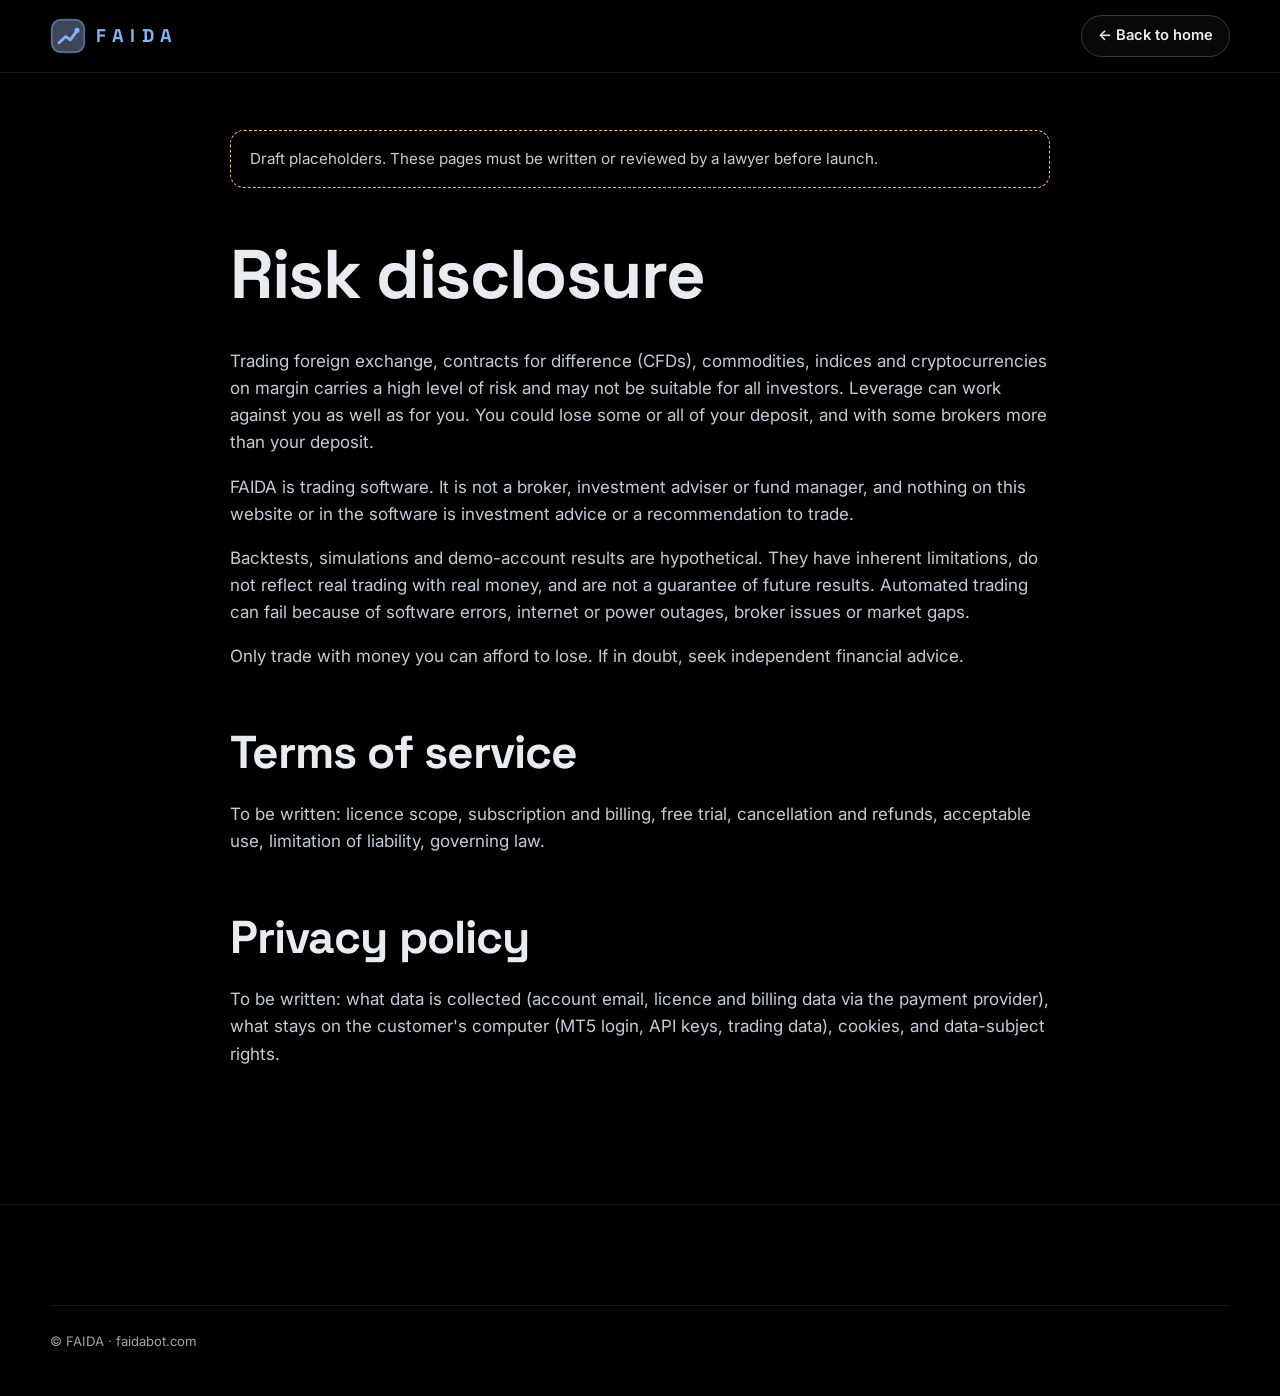
<file: legal.html>
<!doctype html>
<html lang="en">
<head>
  <meta charset="utf-8">
  <meta name="viewport" content="width=device-width, initial-scale=1">
  <title>FAIDA · Legal</title>
  <link rel="icon" href="assets/logo.svg" type="image/svg+xml">
  <link href="https://fonts.googleapis.com/css2?family=Inter:wght@400;500;600;700&family=Space+Grotesk:wght@500;600;700&display=swap" rel="stylesheet">
  <link rel="stylesheet" href="styles.css">
  <style>
    .legal { padding: 130px 0 80px; }
    .legal section { margin-bottom: 3.5rem; scroll-margin-top: 100px; }
    .legal p, .legal li { color: #c4cbd6; }
    .draft { padding: 1rem 1.2rem; border-radius: 14px; border: 1px dashed var(--amber); color: var(--amber); margin-bottom: 3rem; font-size: .95rem; }
  </style>
</head>
<body>
  <header class="nav is-scrolled">
    <div class="container nav__inner">
      <a href="index.html" class="brand"><img src="assets/logo.svg" alt="" width="36" height="36"><span class="brand__word">FAIDA</span></a>
      <a href="index.html" class="btn btn--ghost btn--sm">← Back to home</a>
    </div>
  </header>
  <main class="container narrow legal">
    <p class="draft">Draft placeholders. These pages must be written or reviewed by a lawyer before launch.</p>

    <section id="risk">
      <h1>Risk disclosure</h1>
      <p>Trading foreign exchange, contracts for difference (CFDs), commodities, indices and cryptocurrencies on margin carries a high level of risk and may not be suitable for all investors. Leverage can work against you as well as for you. You could lose some or all of your deposit, and with some brokers more than your deposit.</p>
      <p>FAIDA is trading software. It is not a broker, investment adviser or fund manager, and nothing on this website or in the software is investment advice or a recommendation to trade.</p>
      <p>Backtests, simulations and demo-account results are hypothetical. They have inherent limitations, do not reflect real trading with real money, and are not a guarantee of future results. Automated trading can fail because of software errors, internet or power outages, broker issues or market gaps.</p>
      <p>Only trade with money you can afford to lose. If in doubt, seek independent financial advice.</p>
    </section>

    <section id="terms">
      <h2>Terms of service</h2>
      <p>To be written: licence scope, subscription and billing, free trial, cancellation and refunds, acceptable use, limitation of liability, governing law.</p>
    </section>

    <section id="privacy">
      <h2>Privacy policy</h2>
      <p>To be written: what data is collected (account email, licence and billing data via the payment provider), what stays on the customer's computer (MT5 login, API keys, trading data), cookies, and data-subject rights.</p>
    </section>
  </main>
  <footer class="footer"><div class="container risk"><p class="muted">© FAIDA · faidabot.com</p></div></footer>
</body>
</html>
</file>
<file: styles.css>
/* FAIDA website. True-black base, near-black cards with hairline borders, soft glowing blue. */
:root {
  --bg: #000000;
  --bg-2: #050506;
  --surface: #0c0d0f;
  --surface-2: #16181b;
  --line: rgba(255, 255, 255, .09);
  --text: #e8ebf0;
  --muted: #9aa3b1;
  --blue: #8ab4f0;
  --blue-2: #5b8fe0;
  --green: #6fdc8c;
  --amber: #f2c46d;
  --red: #f08a8a;
  --radius: 1.25rem;
  --shadow: 0 1.875rem 5rem -1.875rem rgba(0, 0, 0, .7);
  --glow: 0 0 2.5rem rgba(138, 180, 240, .35);
  --font: "Inter", system-ui, -apple-system, "Segoe UI", sans-serif;
  --display: "Space Grotesk", var(--font);
}

* { box-sizing: border-box; }
/* Fluid scale: 16px up to ~1440px wide, then grows with the screen (about 20px at 1920, 24px max).
   The height term keeps the hero (and its buttons) on screen on wide-but-short windows.
   Every size below is in rem, so the whole site scales together. */
html { font-size: clamp(16px, min(calc(4px + 0.8333vw), 2.1vh), 24px); scroll-behavior: smooth; scroll-padding-top: 5rem; }
body {
  margin: 0; background: var(--bg); color: var(--text); font-family: var(--font);
  font-size: 1.0625rem; line-height: 1.6; -webkit-font-smoothing: antialiased; overflow-x: hidden;
}
img, video { max-width: 100%; display: block; }
img { height: auto; } /* keep proportions when width/height attributes are set */
a { color: var(--blue); text-decoration: none; }
h1, h2, h3 { font-family: var(--display); line-height: 1.12; margin: 0 0 .5em; letter-spacing: -.02em; }
h1 { font-size: clamp(2.4rem, 5.4vw, 4.3rem); }
h2 { font-size: clamp(1.9rem, 3.6vw, 2.9rem); }
h3 { font-size: 1.2rem; }
p { margin: 0 0 1em; }
.container { width: min(73.75rem, 100% - 2rem); margin-inline: auto; }
.narrow { width: min(51.25rem, 100% - 2rem); }
.muted { color: var(--muted); }
.small { font-size: .9rem; }
.tiny { font-size: .78rem; margin-top: 1rem; }
.center { text-align: center; }

/* ---------- buttons ---------- */
.btn {
  --pad: .8rem 1.4rem;
  display: inline-flex; align-items: center; justify-content: center; gap: .55rem;
  padding: var(--pad); border-radius: 999px; font-weight: 600; font-size: 1rem; border: 1px solid transparent;
  cursor: pointer; transition: transform .25s ease, box-shadow .25s ease, background .25s ease, border-color .25s ease;
  white-space: nowrap; font-family: var(--font);
}
.btn--sm { --pad: .5rem 1rem; font-size: .92rem; }
.btn--lg { --pad: 1rem 1.7rem; font-size: 1.05rem; }
.btn--block { width: 100%; }
.btn--primary {
  background: linear-gradient(135deg, #a6c8f7, var(--blue) 45%, var(--blue-2));
  color: #0f1a2b; box-shadow: 0 0.625rem 1.875rem -0.625rem rgba(138, 180, 240, .7);
}
.btn--primary:hover { transform: translateY(-2px); box-shadow: 0 1rem 2.5rem -0.625rem rgba(138, 180, 240, .9); }
.btn--ghost { background: rgba(255, 255, 255, .03); color: var(--text); border-color: rgba(255, 255, 255, .18); }
.btn--ghost:hover { border-color: var(--blue); background: rgba(138, 180, 240, .08); transform: translateY(-2px); }
.arrow { transition: transform .25s ease; }
.btn:hover .arrow { transform: translateX(0.25rem); }
.play { width: 0; height: 0; border-left: 0.625rem solid currentColor; border-top: 0.375rem solid transparent; border-bottom: 0.375rem solid transparent; }

/* ---------- nav ---------- */
.scroll-progress { position: fixed; inset: 0 0 auto 0; height: 0.1875rem; background: linear-gradient(90deg, var(--blue), var(--green)); transform-origin: 0 50%; transform: scaleX(0); z-index: 60; }
.nav { position: fixed; inset: 0 0 auto 0; z-index: 50; transition: background .3s ease, backdrop-filter .3s ease, border-color .3s ease; border-bottom: 1px solid transparent; }
.nav.is-scrolled { background: rgba(0, 0, 0, .72); backdrop-filter: blur(0.875rem); border-color: var(--line); }
.nav__inner { display: flex; align-items: center; justify-content: space-between; height: 4.5rem; gap: 1rem; }
.brand { display: inline-flex; align-items: center; gap: .65rem; color: var(--text); }
.brand__word { font-family: var(--display); font-weight: 700; letter-spacing: .35em; color: var(--blue); text-shadow: var(--glow); font-size: 1.15rem; }
.nav__links { display: flex; gap: 2rem; }
.nav__links a { color: var(--muted); font-weight: 500; font-size: .95rem; position: relative; }
.nav__links a::after { content: ""; position: absolute; left: 0; right: 0; bottom: -0.375rem; height: 2px; background: var(--blue); transform: scaleX(0); transition: transform .25s ease; }
.nav__links a:hover { color: var(--text); }
.nav__links a:hover::after { transform: scaleX(1); }
.nav__cta { display: flex; align-items: center; gap: .6rem; }
.nav__toggle { display: none; width: 2.625rem; height: 2.625rem; border-radius: 0.75rem; border: 1px solid var(--line); background: var(--surface); cursor: pointer; flex-direction: column; justify-content: center; align-items: center; gap: 0.375rem; }
.nav__toggle span { width: 1.125rem; height: 2px; background: var(--text); border-radius: 2px; transition: transform .25s ease; }
.nav__toggle[aria-expanded="true"] span:first-child { transform: translateY(0.25rem) rotate(45deg); }
.nav__toggle[aria-expanded="true"] span:last-child { transform: translateY(-0.25rem) rotate(-45deg); }
.nav__mobile { display: grid; gap: .3rem; padding: .5rem 1rem 1.2rem; background: rgba(0, 0, 0, .96); border-bottom: 1px solid var(--line); }
.nav__mobile a:not(.btn) { color: var(--text); padding: .7rem 0; border-bottom: 1px solid var(--line); }
.nav__mobile .btn { margin-top: .8rem; }
.nav__mobile[hidden] { display: none; }
.nav__mobile { max-height: calc(100vh - 4.5rem); overflow-y: auto; box-shadow: 0 1.125rem 2.5rem rgba(0, 0, 0, .35); animation: menuIn .22s ease; }
@keyframes menuIn { from { opacity: 0; transform: translateY(-0.5rem); } to { opacity: 1; transform: none; } }
@media (min-width: 861px) { .nav__mobile { display: none !important; } }

/* ---------- hero ---------- */
.hero { position: relative; padding: 8.75rem 0 0; overflow: hidden; isolation: isolate; }
.hero__chart { position: absolute; inset: 0; width: 100%; height: 100%; z-index: -2; opacity: .8; }
.hero::after { content: ""; position: absolute; inset: 0; z-index: -1; pointer-events: none;
  background: linear-gradient(90deg, rgba(0,0,0,.6) 0%, rgba(0,0,0,.25) 45%, transparent 70%), linear-gradient(180deg, transparent 70%, var(--bg) 100%); }
.orb { position: absolute; border-radius: 50%; filter: blur(5rem); z-index: -1; pointer-events: none; }
.orb--1 { width: 32.5rem; height: 32.5rem; background: rgba(91, 143, 224, .22); top: -7.5rem; right: -7.5rem; animation: drift 18s ease-in-out infinite alternate; }
.orb--2 { width: 26.25rem; height: 26.25rem; background: rgba(111, 220, 140, .08); bottom: 2.5rem; left: -10rem; animation: drift 22s ease-in-out infinite alternate-reverse; }
.orb--3 { width: 37.5rem; height: 37.5rem; background: rgba(91, 143, 224, .25); top: 50%; left: 50%; transform: translate(-50%, -50%); animation: breathe 8s ease-in-out infinite; }
@keyframes drift { to { transform: translate(-3.75rem, 5rem) scale(1.15); } }
@keyframes breathe { 50% { transform: translate(-50%, -50%) scale(1.2); opacity: .7; } }

.hero__inner { display: grid; grid-template-columns: 1.05fr 1fr; gap: 3rem; align-items: center; }
.pill { display: inline-flex; align-items: center; gap: .55rem; padding: .4rem .9rem; border-radius: 999px; background: rgba(138, 180, 240, .1); border: 1px solid rgba(138, 180, 240, .25); color: var(--blue); font-size: .88rem; font-weight: 600; margin-bottom: 1.4rem; }
.pulse-dot { width: 0.5rem; height: 0.5rem; border-radius: 50%; background: var(--green); box-shadow: 0 0 0 0 rgba(111, 220, 140, .7); animation: pulse 2s infinite; }
@keyframes pulse { 70% { box-shadow: 0 0 0 0.625rem rgba(111, 220, 140, 0); } 100% { box-shadow: 0 0 0 0 rgba(111, 220, 140, 0); } }

.rotator { display: inline-grid; vertical-align: bottom; }
.rotator__word {
  grid-area: 1 / 1; background: linear-gradient(90deg, var(--blue), #b6d2fb 40%, var(--green)); -webkit-background-clip: text; background-clip: text; color: transparent;
  opacity: 0; transform: translateY(40%); filter: blur(0.375rem); transition: opacity .6s ease, transform .6s cubic-bezier(.2, .8, .2, 1), filter .6s ease; white-space: nowrap;
}
.rotator__word.is-active { opacity: 1; transform: none; filter: none; }
.rotator__word.is-leaving { opacity: 0; transform: translateY(-40%); filter: blur(0.375rem); }

.lead { font-size: 1.2rem; color: #c4cbd6; max-width: 34rem; }
.lead strong { color: var(--text); }
.hero__actions { display: flex; flex-wrap: wrap; gap: .8rem; margin: 2rem 0 1.4rem; }
.hero__trust { display: flex; flex-wrap: wrap; gap: 1.4rem; padding: 0; margin: 0; list-style: none; color: var(--muted); font-size: .92rem; }
.tick { color: var(--green); font-weight: 700; margin-right: .3rem; }

.hero__visual { position: relative; height: 33.75rem; perspective: 75rem; }
.device { container-type: inline-size; position: absolute; border-radius: 1.125rem; overflow: hidden; background: var(--surface); border: 1px solid rgba(255, 255, 255, .12); box-shadow: var(--shadow), 0 0 0 1px rgba(138, 180, 240, .08); }
.device--laptop { width: 100%; top: 2.5rem; right: -2.5rem; transform: rotateY(-8deg) rotateX(4deg); }
.device__bar { display: flex; gap: 0.375rem; padding: 0.625rem 0.75rem; background: #24272c; border-bottom: 1px solid var(--line); }
.device__bar i { width: 0.625rem; height: 0.625rem; border-radius: 50%; background: #4a4f58; }
.device__bar i:first-child { background: #f08a8a; } .device__bar i:nth-child(2) { background: #f2c46d; } .device__bar i:nth-child(3) { background: #6fdc8c; }
.device--phone { width: 13.4375rem; border-radius: 2.125rem; border: 0.5rem solid #15171b; left: -0.625rem; bottom: 0; }
.device--phone img, .device--phone .mock { border-radius: 1.625rem; }
.device--tall { position: relative; width: min(20rem, 80%); margin-inline: auto; left: 0; }
.chip { position: absolute; display: flex; align-items: center; gap: .55rem; padding: .6rem 1rem; border-radius: 0.875rem; background: rgba(47, 51, 58, .88); backdrop-filter: blur(0.625rem); border: 1px solid rgba(255, 255, 255, .12); font-size: .85rem; font-weight: 600; box-shadow: var(--shadow); white-space: nowrap; }
.chip--1 { right: 0; bottom: 7.5rem; }
.chip--2 { right: 2.5rem; top: 0; }
.chip__dot { width: 0.5625rem; height: 0.5625rem; border-radius: 50%; }
.chip__dot--green { background: var(--green); box-shadow: 0 0 0.75rem var(--green); }
.chip__dot--blue { background: var(--blue); box-shadow: 0 0 0.75rem var(--blue); }
.caption { position: absolute; right: 0; bottom: -0.375rem; font-size: .78rem; color: var(--muted); margin: 0; }
.float { animation: float 6s ease-in-out infinite; }
.float-slow { animation: float 7.5s ease-in-out infinite .8s; }
.float-slower { animation: float 9s ease-in-out infinite 1.6s; }
@keyframes float { 50% { transform: translateY(-0.875rem); } }

/* live markets strip (sample prices) */
.markets { margin-top: 4rem; position: relative; z-index: 1; }
.markets__head { display: flex; justify-content: space-between; align-items: center; gap: 1rem; flex-wrap: wrap; margin-bottom: .8rem; font-size: .82rem; }
.markets__live { display: inline-flex; align-items: center; gap: .5rem; font-weight: 600; color: var(--text); letter-spacing: .02em; }
.markets__live i { width: 0.4375rem; height: 0.4375rem; border-radius: 50%; background: var(--green); animation: pulse 2s infinite; }
.markets__note { color: var(--muted); }
.markets__row { display: grid; grid-template-columns: repeat(6, minmax(0, 1fr)); gap: .75rem; }
.mkt { position: relative; padding: .85rem .95rem .5rem; border-radius: 1rem; background: rgba(12, 13, 15, .72); -webkit-backdrop-filter: blur(0.625rem); backdrop-filter: blur(0.625rem); border: 1px solid var(--line); box-shadow: inset 0 1px 0 rgba(255,255,255,.04); color: var(--green); transition: border-color .3s ease, transform .3s ease; overflow: hidden; }
.mkt.is-down { color: var(--red); }
.mkt:hover { border-color: rgba(138, 180, 240, .35); transform: translateY(-0.1875rem); }
.mkt__top { display: flex; justify-content: space-between; align-items: baseline; gap: .5rem; }
.mkt__name { color: var(--text); font-weight: 600; font-size: .9rem; white-space: nowrap; overflow: hidden; text-overflow: ellipsis; }
.mkt__sym { color: var(--muted); font-size: .68rem; font-weight: 600; letter-spacing: .08em; }
.mkt__mid { display: flex; justify-content: space-between; align-items: center; gap: .5rem; margin-top: .25rem; }
.mkt__price { font-family: var(--display); font-weight: 600; font-size: 1.12rem; color: var(--text); font-variant-numeric: tabular-nums; border-radius: 0.375rem; padding: 0 .2rem; margin-left: -.2rem; transition: background .6s ease, color .6s ease; }
.mkt__price.flash-up { background: rgba(111, 220, 140, .18); color: var(--green); transition: none; }
.mkt__price.flash-down { background: rgba(240, 138, 138, .18); color: var(--red); transition: none; }
.mkt__chg { font-size: .72rem; font-weight: 700; padding: .12rem .45rem; border-radius: 999px; background: rgba(111, 220, 140, .12); font-variant-numeric: tabular-nums; }
.mkt.is-down .mkt__chg { background: rgba(240, 138, 138, .12); }
.mkt__spark { display: block; width: 100%; height: 1.875rem; margin-top: .35rem; overflow: visible; }
.mkt__line { fill: none; stroke: currentColor; stroke-width: 1.6; vector-effect: non-scaling-stroke; stroke-linejoin: round; }
.mkt__area { fill: currentColor; opacity: .1; }
@media (max-width: 1020px) {
  .markets__row { grid-template-columns: none; grid-auto-flow: column; grid-auto-columns: minmax(10.625rem, 1fr); overflow-x: auto; scroll-snap-type: x mandatory; scrollbar-width: none; padding-bottom: 0.25rem; -webkit-mask-image: linear-gradient(90deg, #000 85%, transparent); mask-image: linear-gradient(90deg, #000 85%, transparent); }
  .markets__row::-webkit-scrollbar { display: none; }
  .mkt { scroll-snap-align: start; }
}
@media (max-width: 600px) { .markets__note { display: none; } }

/* ---------- stats ---------- */
.stats { padding: 4.375rem 0 1.875rem; }
.stats__grid { display: grid; grid-template-columns: repeat(4, 1fr); gap: 1.2rem; }
.stat { padding: 1.6rem; border-radius: var(--radius); background: linear-gradient(180deg, var(--surface), var(--bg-2)); border: 1px solid var(--line); }
.stat__num { display: block; font-family: var(--display); font-weight: 700; font-size: 2.8rem; color: var(--blue); text-shadow: var(--glow); line-height: 1.1; }
.stat__label { color: var(--muted); font-size: .92rem; }

/* ---------- sections ---------- */
.section { padding: 6.875rem 0; position: relative; }
.section--alt { background: var(--bg); border-top: 1px solid var(--line); border-bottom: 1px solid var(--line); }
.section__head { text-align: center; max-width: 47.5rem; margin: 0 auto 3.5rem; }
.section__head p { color: var(--muted); font-size: 1.12rem; }
.section__head--left { text-align: left; margin-inline: 0; }
.eyebrow { display: inline-block; font-size: .8rem; font-weight: 700; letter-spacing: .18em; text-transform: uppercase; color: var(--blue); margin-bottom: .9rem; }

/* steps */
.steps { list-style: none; padding: 0; margin: 0; display: grid; grid-template-columns: repeat(3, 1fr); gap: 1.6rem; position: relative; }
.steps__line { position: absolute; top: 2.125rem; left: 12%; width: 76%; height: 0.625rem; z-index: 0; overflow: visible; }
.steps__line path { stroke: var(--blue); stroke-width: 2; stroke-dasharray: 6 8; fill: none; opacity: .5; stroke-dashoffset: 1000; transition: stroke-dashoffset 2.2s ease; }
.steps.is-in .steps__line path { stroke-dashoffset: 0; }
.step { position: relative; z-index: 1; padding: 2rem; border-radius: var(--radius); background: var(--surface); border: 1px solid var(--line); transition: transform .3s ease, border-color .3s ease; }
.step:hover { transform: translateY(-0.375rem); border-color: rgba(138, 180, 240, .4); }
.step__num { display: grid; place-items: center; width: 2.75rem; height: 2.75rem; border-radius: 0.875rem; background: linear-gradient(135deg, var(--blue), var(--blue-2)); color: #0f1a2b; font-family: var(--display); font-weight: 700; margin-bottom: 1.2rem; box-shadow: var(--glow); }
.step p { color: var(--muted); margin: 0; }

/* split */
.split { display: grid; grid-template-columns: 1.1fr .9fr; gap: 4rem; align-items: center; }
.split--reverse { grid-template-columns: .9fr 1.1fr; }
.split__visual { perspective: 75rem; }

/* robots */
.robots { display: grid; gap: 1rem; }
.robot { display: flex; gap: 1.1rem; padding: 1.3rem; border-radius: var(--radius); background: var(--surface); border: 1px solid var(--line); position: relative; overflow: hidden; transition: transform .3s ease, border-color .3s ease; }
.robot::before { content: ""; position: absolute; inset: 0; background: radial-gradient(25rem circle at var(--mx, 50%) var(--my, 50%), rgba(138, 180, 240, .12), transparent 40%); opacity: 0; transition: opacity .3s ease; }
.robot:hover { transform: translateX(0.375rem); border-color: rgba(138, 180, 240, .35); }
.robot:hover::before { opacity: 1; }
.robot h3 { display: flex; flex-wrap: wrap; align-items: center; gap: .6rem; margin-bottom: .35rem; }
.robot p { color: var(--muted); margin: 0; font-size: .97rem; }
.robot__icon { flex: none; width: 3.375rem; height: 3.375rem; border-radius: 1rem; display: grid; place-items: center; background: #121316; border: 1px solid var(--line); }
.robot__icon svg { width: 1.625rem; height: 1.625rem; fill: none; stroke: var(--blue); stroke-width: 2; stroke-linecap: round; stroke-linejoin: round; stroke-dasharray: 60; stroke-dashoffset: 60; transition: stroke-dashoffset 1.2s ease .2s; }
.robot.is-in .robot__icon svg { stroke-dashoffset: 0; }
.tag { font-family: var(--font); font-size: .74rem; font-weight: 600; padding: .2rem .6rem; border-radius: 999px; background: rgba(255, 255, 255, .07); color: #cfd5de; letter-spacing: 0; }
.tag--green { background: rgba(111, 220, 140, .12); color: var(--green); }
.tag--amber { background: rgba(242, 196, 109, .12); color: var(--amber); }

/* lock demo */
.lock-demo { border-radius: 1.5rem; background: linear-gradient(180deg, var(--surface), var(--bg-2)); border: 1px solid var(--line); padding: 1.6rem; box-shadow: var(--shadow); margin-bottom: 2.5rem; }
.lock-demo__svg { width: 100%; height: auto; overflow: visible; }
.ld-target { stroke: var(--green); stroke-dasharray: 6 6; opacity: .6; }
.ld-entry { stroke: rgba(255, 255, 255, .35); stroke-dasharray: 4 6; }
.ld-label { fill: var(--muted); font-size: 0.8125rem; font-family: var(--font); }
.ld-zone { opacity: .9; }
.ld-price { fill: none; stroke: url(#pathGrad); stroke-width: 4; stroke-linecap: round; filter: drop-shadow(0 0 0.5rem rgba(138, 180, 240, .6)); }
.ld-stop { stroke: var(--red); stroke-width: 3; transition: stroke .4s ease; }
.ld-stop.is-profit { stroke: var(--green); }
.ld-stop-label { fill: var(--red); font-size: 0.8125rem; font-weight: 600; font-family: var(--font); transition: fill .4s ease; }
.ld-stop-label.is-profit { fill: var(--green); }
.ld-dot { fill: #fff; filter: drop-shadow(0 0 0.625rem var(--blue)); }
.lock-demo__legend { display: flex; flex-wrap: wrap; align-items: center; gap: 1.4rem; margin-top: 1rem; color: var(--muted); font-size: .9rem; }
.lg { display: inline-block; width: 1.375rem; height: 0.25rem; border-radius: 2px; margin-right: .45rem; vertical-align: middle; }
.lg--price { background: linear-gradient(90deg, var(--blue), var(--green)); }
.lg--stop { background: var(--red); }
.lock-demo__status { margin-left: auto; color: var(--text); font-weight: 600; padding: .35rem .85rem; border-radius: 999px; background: rgba(255, 255, 255, .06); transition: background .3s ease, color .3s ease; }
.lock-demo__status.is-good { background: rgba(111, 220, 140, .14); color: var(--green); }

.cards3 { display: grid; grid-template-columns: repeat(3, 1fr); gap: 1.2rem; }
.card { padding: 1.7rem; border-radius: var(--radius); background: var(--surface); border: 1px solid var(--line); transition: transform .3s ease, border-color .3s ease, box-shadow .3s ease; }
.card:hover { transform: translateY(-0.375rem); border-color: rgba(138, 180, 240, .35); box-shadow: 0 1.25rem 3.125rem -1.5625rem rgba(138, 180, 240, .45); }
.card p { color: var(--muted); margin: 0; font-size: .97rem; }
.card__icon { font-size: 1.7rem; margin-bottom: .8rem; }
.card--danger:hover { border-color: rgba(240, 138, 138, .45); box-shadow: 0 1.25rem 3.125rem -1.5625rem rgba(240, 138, 138, .5); }

/* testing */
.gauge-card { padding: 2rem; border-radius: 1.5rem; background: var(--surface); border: 1px solid var(--line); box-shadow: var(--shadow); }
.checks { list-style: none; padding: 0; margin: 1.4rem 0 0; display: grid; gap: .7rem; }
.checks li { display: flex; align-items: center; gap: .8rem; padding: .85rem 1rem; border-radius: 0.875rem; background: #0c0d0f; border: 1px solid var(--line); font-size: .95rem; opacity: .35; transform: translateX(-0.625rem); transition: opacity .5s ease, transform .5s ease, border-color .5s ease; }
.checks li b { margin-left: auto; font-size: .75rem; letter-spacing: .1em; color: var(--green); opacity: 0; transition: opacity .4s ease .3s; }
.checks li.is-done { opacity: 1; transform: none; border-color: rgba(111, 220, 140, .25); }
.checks li.is-done b { opacity: 1; }
.check-ic { flex: none; width: 1.375rem; height: 1.375rem; border-radius: 50%; border: 2px solid rgba(255, 255, 255, .2); position: relative; transition: background .3s ease, border-color .3s ease; }
.checks li.is-done .check-ic { background: var(--green); border-color: var(--green); }
.checks li.is-done .check-ic::after { content: ""; position: absolute; left: 0.375rem; top: 2px; width: 0.3125rem; height: 0.625rem; border: solid #10301a; border-width: 0 0.1562rem 0.1562rem 0; transform: rotate(45deg); }
.bullets { padding: 0; margin: 0; list-style: none; display: grid; gap: 1.1rem; }
.bullets li { padding-left: 2rem; position: relative; color: var(--muted); }
.bullets li strong { color: var(--text); display: block; }
.bullets li::before { content: ""; position: absolute; left: 0; top: .45rem; width: 0.75rem; height: 0.75rem; border-radius: 0.25rem; background: linear-gradient(135deg, var(--blue), var(--green)); box-shadow: var(--glow); }

/* ---------- app mockups (illustrative sample data, scale with their frame) ---------- */
.mock { container-type: inline-size; background: #2b2e33; color: var(--text); font-family: var(--font); }
.mock--desk { padding: 3.2cqw 3.6cqw 3.6cqw; font-size: 1.9cqw; line-height: 1.35; }
.mk-top { display: flex; justify-content: space-between; align-items: center; }
.mk-brand { display: inline-flex; align-items: center; gap: .5em; font-family: var(--display); font-weight: 700; letter-spacing: .3em; color: var(--blue); text-shadow: var(--glow); }
.mk-brand img { width: 1.7em; height: 1.7em; }
.mk-pill { display: inline-flex; align-items: center; gap: .4em; padding: .3em .8em; border-radius: 6.1875rem; background: rgba(255,255,255,.06); font-weight: 600; font-size: .9em; color: #cfd5de; }
.mk-ok { color: var(--green); }
.mk-title { font-family: var(--display); font-weight: 700; font-size: 2em; margin-top: .6em; }
.mk-sub { color: var(--muted); font-size: .92em; margin-bottom: 1em; }
.mk-tiles { display: grid; grid-template-columns: repeat(4, 1fr); gap: .8em; }
.mk-tile { padding: .8em .9em; border-radius: .8em; background: #24272c; border: 1px solid var(--line); display: grid; gap: .15em; }
.mk-tile span { color: var(--muted); font-size: .8em; }
.mk-tile strong { font-size: 1.55em; font-weight: 700; font-variant-numeric: tabular-nums; }
.mk-tile em { font-style: normal; color: var(--muted); font-size: .78em; }
.mk-green { color: var(--green) !important; }
.mk-bar { display: block; height: .35em; border-radius: 1em; background: #3a3f47; margin-top: .35em; overflow: hidden; }
.mk-bar b { display: block; height: 100%; width: 34%; background: var(--green); border-radius: inherit; animation: barGrow 3s ease-in-out infinite alternate; }
@keyframes barGrow { from { width: 26%; } to { width: 42%; } }
.mk-grid { display: grid; grid-template-columns: 1.5fr 1fr; gap: .8em; margin-top: .8em; }
.mk-card { padding: .9em 1em; border-radius: .8em; background: #33363c; border: 1px solid var(--line); }
.mk-card__h { font-weight: 600; margin-bottom: .6em; }
.mk-trade { display: grid; grid-template-columns: auto 1fr auto auto; align-items: center; gap: .7em; padding: .45em 0; border-top: 1px solid var(--line); }
.mk-card__h + .mk-trade { border-top: 0; }
.mk-sym { display: grid; place-items: center; width: 2.4em; height: 2.4em; border-radius: .6em; font-weight: 700; font-size: .78em; color: #fff; }
.mk-sym--gold { background: #b08a3e; } .mk-sym--nas { background: #4e5fb0; } .mk-sym--fx { background: #3f8a7a; }
.mk-tn { display: grid; font-weight: 600; }
.mk-tn small { font-weight: 400; color: var(--muted); font-size: .82em; }
.mk-buy { color: var(--green); font-weight: 600; } .mk-sell { color: var(--red); font-weight: 600; }
.mk-lock { font-size: .78em; padding: .15em .55em; border-radius: 6.1875rem; background: rgba(111,220,140,.12); color: var(--green); font-weight: 600; white-space: nowrap; }
.mk-pnl { font-weight: 700; color: var(--green); min-width: 4.6em; text-align: right; font-variant-numeric: tabular-nums; transition: color .3s ease; }
.mk-pnl.is-tick { color: #c9f8d5; }
.mk-spark { width: 100%; height: 7em; display: block; }
.mk-spark__line { fill: none; stroke: var(--blue); stroke-width: 2.2; stroke-linejoin: round; vector-effect: non-scaling-stroke; stroke-dasharray: 400; stroke-dashoffset: 400; animation: drawLine 2.4s ease forwards .6s; filter: drop-shadow(0 0 0.25rem rgba(138,180,240,.7)); }
.mk-spark__fill { opacity: 0; animation: fadeIn 1s ease forwards 2s; }
@keyframes drawLine { to { stroke-dashoffset: 0; } }
@keyframes fadeIn { to { opacity: 1; } }

.mock--phone { padding: 9cqw 6cqw 4cqw; font-size: 5.6cqw; line-height: 1.35; display: grid; gap: 4cqw; min-height: 190cqw; align-content: start; }
.mock--phone .mk-pill { justify-self: start; font-size: .85em; }
.mk-eq { display: grid; padding: 1em; border-radius: 1em; background: #33363c; border: 1px solid var(--line); }
.mk-eq span { color: var(--muted); font-size: .85em; }
.mk-eq strong { font-size: 2em; font-weight: 700; font-variant-numeric: tabular-nums; }
.mk-eq em { font-style: normal; font-size: .9em; font-weight: 600; }
.mk-robots { display: grid; gap: .55em; }
.mk-robot { display: flex; gap: .7em; align-items: center; padding: .7em .8em; border-radius: .9em; background: #33363c; border: 1px solid var(--line); font-weight: 600; font-size: .92em; }
.mk-robot span { display: grid; }
.mk-robot small { font-weight: 400; color: var(--muted); font-size: .82em; }
.mk-dot { flex: none; width: .65em; height: .65em; border-radius: 50%; background: var(--blue); box-shadow: 0 0 0.5rem var(--blue); }
.mk-dot--trade { background: var(--green); box-shadow: 0 0 0.5rem var(--green); animation: pulse 2s infinite; }
.mk-nav { display: flex; justify-content: space-around; padding-top: .8em; border-top: 1px solid var(--line); }
.mk-nav i { width: 1.2em; height: 1.2em; border-radius: .35em; border: 2px solid #6b7280; }
.mk-nav i.is-on { border-color: var(--blue); }

/* live feed */
.feed-wrap { display: grid; grid-template-columns: 1fr 1fr; gap: 3rem; align-items: center; max-width: 62.5rem; margin: 0 auto 1rem; }
.feed { border-radius: 1.625rem; background: #0c0d0f; border: 1px solid rgba(255,255,255,.12); box-shadow: var(--shadow), 0 0 5rem -1.25rem rgba(138,180,240,.35); padding: 1.2rem; height: 26.875rem; overflow: hidden; position: relative; }
.feed::after { content: ""; position: absolute; left: 0; right: 0; bottom: 0; height: 4.375rem; background: linear-gradient(transparent, #0c0d0f); pointer-events: none; }
.feed__head { display: flex; justify-content: space-between; align-items: center; padding-bottom: .9rem; border-bottom: 1px solid var(--line); margin-bottom: .9rem; }
.feed__head .mk-brand img { width: 1.625rem; height: 1.625rem; }
.feed__live { display: inline-flex; align-items: center; gap: .45rem; font-size: .8rem; font-weight: 700; color: var(--green); letter-spacing: .08em; text-transform: uppercase; }
.feed__live i { width: 0.5rem; height: 0.5rem; border-radius: 50%; background: var(--green); animation: pulse 2s infinite; }
.feed__list { list-style: none; margin: 0; padding: 0; display: grid; gap: .65rem; }
.feed__item { display: grid; grid-template-columns: auto 1fr; gap: .8rem; padding: .8rem .9rem; border-radius: 0.875rem; background: #33363c; border: 1px solid var(--line); font-size: .9rem; animation: feedIn .55s cubic-bezier(.2,.8,.2,1); }
.feed__item b { display: block; font-size: .78rem; color: var(--muted); font-weight: 600; }
.feed__ic { width: 2.125rem; height: 2.125rem; border-radius: 0.625rem; display: grid; place-items: center; font-size: 1rem; background: #16181b; }
.feed__item--good { border-color: rgba(111,220,140,.3); }
.feed__item--good .feed__ic { background: rgba(111,220,140,.14); }
@keyframes feedIn { from { opacity: 0; transform: translateY(-0.875rem) scale(.98); } }
.feed-side { display: grid; gap: 1.6rem; }
.feed-point { display: flex; gap: 1rem; }
.feed-point > span { flex: none; display: grid; place-items: center; width: 3rem; height: 3rem; border-radius: 0.875rem; background: var(--surface); border: 1px solid var(--line); font-size: 1.3rem; }
.feed-point p { color: var(--muted); margin: 0; }
.feed-point h3 { margin-bottom: .25rem; }

/* control */
.control { display: grid; grid-template-columns: repeat(3, 1fr); gap: 2rem; }
.control__item { text-align: center; padding: 1rem; }
.control__item p { color: var(--muted); }
.big-ic { display: inline-grid; place-items: center; width: 4.5rem; height: 4.5rem; font-size: 2rem; border-radius: 1.375rem; background: var(--surface); border: 1px solid var(--line); margin-bottom: 1.2rem; box-shadow: 0 0 0 0.5rem rgba(138, 180, 240, .05); }

/* pricing */
.billing { position: relative; display: inline-grid; grid-template-columns: 1fr 1fr; margin-top: 1.4rem; padding: 0.3125rem; border-radius: 999px; background: var(--surface); border: 1px solid var(--line); }
.billing__opt { position: relative; z-index: 1; border: 0; background: none; color: var(--muted); font: 600 .95rem var(--font); padding: .6rem 1.4rem; border-radius: 999px; cursor: pointer; transition: color .3s ease; white-space: nowrap; }
.billing__opt.is-active { color: #0f1a2b; }
.billing__thumb { position: absolute; top: 0.3125rem; bottom: 0.3125rem; left: 0.3125rem; width: calc(50% - 0.3125rem); border-radius: 999px; background: var(--blue); transition: transform .4s cubic-bezier(.2, .8, .2, 1); }
.billing.is-yearly .billing__thumb { transform: translateX(100%); }
.save { font-size: .72rem; padding: .1rem .45rem; border-radius: 999px; background: rgba(111, 220, 140, .18); color: var(--green); margin-left: .3rem; }
.billing__opt.is-active .save { background: rgba(15, 26, 43, .15); color: #0f3a1f; }

.plans { display: grid; grid-template-columns: repeat(3, 1fr); gap: 1.4rem; align-items: stretch; margin-bottom: 1.6rem; }
.plan { position: relative; padding: 2.2rem 1.9rem; border-radius: 1.5rem; background: var(--surface); border: 1px solid var(--line); display: flex; flex-direction: column; transition: transform .3s ease, box-shadow .3s ease; }
.plan:hover { transform: translateY(-0.375rem); box-shadow: var(--shadow); }
.plan--featured { background: linear-gradient(180deg, #111a28, var(--surface)); border-color: rgba(138, 180, 240, .5); box-shadow: 0 0 0 1px rgba(138, 180, 240, .2), 0 1.875rem 5rem -1.875rem rgba(138, 180, 240, .5); transform: scale(1.03); }
.plan--featured:hover { transform: scale(1.03) translateY(-0.375rem); }
.plan--featured::before { content: ""; position: absolute; inset: -1px; border-radius: 1.5rem; padding: 1px; background: conic-gradient(from var(--angle, 0deg), transparent 0 70%, var(--blue), var(--green), transparent); -webkit-mask: linear-gradient(#000 0 0) content-box, linear-gradient(#000 0 0); -webkit-mask-composite: xor; mask-composite: exclude; animation: spin 5s linear infinite; pointer-events: none; }
@property --angle { syntax: "<angle>"; initial-value: 0deg; inherits: false; }
@keyframes spin { to { --angle: 360deg; } }
.plan__badge { position: absolute; top: -0.8125rem; left: 50%; transform: translateX(-50%); padding: .3rem .9rem; border-radius: 999px; background: linear-gradient(135deg, var(--blue), var(--green)); color: #0f1a2b; font-size: .78rem; font-weight: 700; white-space: nowrap; }
.plan__for { color: var(--muted); font-size: .95rem; min-height: 3em; }
.price { display: flex; align-items: baseline; gap: .15rem; margin-top: .6rem; }
.price__cur { font-size: 1.4rem; color: var(--muted); font-weight: 600; }
.price__num { font-family: var(--display); font-size: 3.4rem; font-weight: 700; line-height: 1; }
.price__per { color: var(--muted); margin-left: .25rem; }
.price__note { color: var(--muted); font-size: .85rem; margin: .4rem 0 1.4rem; min-height: 1.4em; }
.feats { list-style: none; padding: 0; margin: 1.6rem 0 0; display: grid; gap: .7rem; font-size: .95rem; }
.feats li { padding-left: 1.7rem; position: relative; color: #cfd5de; }
.feats li::before { content: "✓"; position: absolute; left: 0; color: var(--green); font-weight: 700; }

/* record */
.record { display: flex; align-items: center; justify-content: space-between; gap: 2rem; padding: 2.6rem; border-radius: 1.5rem; border: 1px dashed rgba(138, 180, 240, .35); background: rgba(138, 180, 240, .04); }
.record p { color: var(--muted); max-width: 40rem; margin: 0; }
.record h2 { font-size: clamp(1.6rem, 3vw, 2.2rem); }

/* faq */
.faq { display: grid; gap: .8rem; }
.faq details { border-radius: 1.125rem; background: var(--surface); border: 1px solid var(--line); transition: border-color .3s ease; }
.faq details[open] { border-color: rgba(138, 180, 240, .35); }
.faq summary { cursor: pointer; list-style: none; padding: 1.25rem 1.5rem; font-weight: 600; font-size: 1.05rem; display: flex; justify-content: space-between; align-items: center; gap: 1rem; }
.faq summary::-webkit-details-marker { display: none; }
.faq summary::after { content: "+"; font-size: 1.5rem; color: var(--blue); transition: transform .3s ease; line-height: 1; }
.faq details[open] summary::after { transform: rotate(45deg); }
.faq details p { padding: 0 1.5rem 1.3rem; margin: 0; color: var(--muted); animation: fadeDown .35s ease; }
@keyframes fadeDown { from { opacity: 0; transform: translateY(-0.375rem); } }

/* cta */
.cta { position: relative; padding: 8.125rem 0; overflow: hidden; isolation: isolate; text-align: center; }
.cta__inner p { color: var(--muted); font-size: 1.15rem; margin-bottom: 2rem; }
.cta__logo { margin: 0 auto 1.6rem; filter: drop-shadow(0 0 1.875rem rgba(138, 180, 240, .6)); animation: float 6s ease-in-out infinite; }

/* footer */
.footer { border-top: 1px solid var(--line); padding: 3.75rem 0 1.875rem; background: #000; }
.footer__grid { display: grid; grid-template-columns: 1.6fr 1fr 1fr 1fr; gap: 2rem; }
.footer h4 { font-size: .85rem; letter-spacing: .12em; text-transform: uppercase; color: var(--muted); margin: .4rem 0 1rem; }
.footer__grid a:not(.brand) { display: block; color: #c4cbd6; padding: .25rem 0; font-size: .95rem; }
.footer__grid a:not(.brand):hover { color: var(--blue); }
.risk { margin-top: 2.5rem; padding-top: 1.6rem; border-top: 1px solid var(--line); font-size: .82rem; color: var(--muted); }

/* toast */
.toast { position: fixed; left: 50%; bottom: 1.75rem; transform: translate(-50%, 1.25rem); opacity: 0; padding: .9rem 1.3rem; border-radius: 0.875rem; background: var(--surface-2); border: 1px solid rgba(138, 180, 240, .35); box-shadow: var(--shadow); z-index: 70; transition: opacity .3s ease, transform .3s ease; max-width: calc(100% - 2rem); font-size: .95rem; }
.toast.is-show { opacity: 1; transform: translate(-50%, 0); }

/* reveal on scroll */
.reveal { opacity: 0; transform: translateY(1.75rem); transition: opacity .8s ease, transform .8s cubic-bezier(.2, .8, .2, 1); transition-delay: var(--d, 0s); }
.reveal.is-in { opacity: 1; transform: none; }
.hero__visual.reveal { transform: translateY(2.5rem) scale(.97); }
.hero__visual.reveal.is-in { transform: none; }

/* ---------- responsive ---------- */
@media (min-width: 1021px) and (max-width: 1240px) {
  .device--laptop { right: 0; width: 92%; }
}
@media (max-width: 1020px) {
  .hero__inner, .split, .split--reverse { grid-template-columns: 1fr; }
  .hero__visual { height: 28.75rem; max-width: 38.75rem; margin-inline: auto; width: 100%; }
  .split--reverse .split__visual { order: 2; }
  .cards3, .plans { grid-template-columns: 1fr 1fr; }
  .plan--featured { transform: none; }
  .plan--featured:hover { transform: translateY(-0.375rem); }
  .feed-wrap { grid-template-columns: 1fr; }
}
@media (max-width: 860px) {
  .nav__links, .hide-sm { display: none; }
  .nav__toggle { display: flex; }
  .stats__grid { grid-template-columns: 1fr 1fr; }
  .steps { grid-template-columns: 1fr; }
  .steps__line { display: none; }
  .control { grid-template-columns: 1fr; }
  .footer__grid { grid-template-columns: 1fr 1fr; }
  .record { flex-direction: column; align-items: flex-start; }
}
@media (max-width: 600px) {
  body { font-size: 1rem; }
  .hero { padding-top: 6.875rem; }
  .hero__visual { height: 22.5rem; }
  .device--laptop { right: -1.25rem; top: 1.25rem; }
  .device--phone { width: 8.75rem; border-width: 0.375rem; border-radius: 1.5rem; }
  .device--phone.device--tall { width: min(18.75rem, 82%); border-width: 0.5rem; border-radius: 2.125rem; }
  .chip { font-size: .74rem; padding: .45rem .7rem; }
  .chip--2 { right: 0; }
  .chip--1 { bottom: 4.375rem; }
  .cards3, .plans { grid-template-columns: 1fr; }
  .section { padding: 5rem 0; }
  .lock-demo { padding: 1rem; }
  .ld-label, .ld-stop-label { font-size: 1.75rem; }
  .ld-price { stroke-width: 7; }
  .ld-stop { stroke-width: 5; }
  .ld-target, .ld-entry { stroke-width: 2; }
  .ld-dot { r: 0.75rem; }
  .lock-demo__status { margin-left: 0; }
  .rotator__word { white-space: normal; }
  .billing__opt { padding: .55rem .9rem; }
}

@media (prefers-reduced-motion: reduce) {
  *, *::before, *::after { animation: none !important; transition: none !important; scroll-behavior: auto !important; }
  .reveal { opacity: 1; transform: none; }
}

/* =====================================================================
   Modern polish: line icons, icon tiles, spotlight cards, hero grid
   ===================================================================== */
.i { width: 1em; height: 1em; flex: none; fill: none; stroke: currentColor; stroke-width: 1.75; stroke-linecap: round; stroke-linejoin: round; vertical-align: -.125em; }

/* hero: faint grid that fades out, gives the black some depth */
.hero::before { content: ""; position: absolute; inset: 0; z-index: -2; pointer-events: none;
  background-image: linear-gradient(rgba(255,255,255,.045) 1px, transparent 1px), linear-gradient(90deg, rgba(255,255,255,.045) 1px, transparent 1px);
  background-size: 3.5rem 3.5rem; -webkit-mask-image: radial-gradient(ellipse 70% 60% at 50% 30%, #000 20%, transparent 75%); mask-image: radial-gradient(ellipse 70% 60% at 50% 30%, #000 20%, transparent 75%); }

/* inline checks and arrows */
.tick { display: inline-grid; place-items: center; width: 1.125rem; height: 1.125rem; border-radius: 50%; background: rgba(111,220,140,.14); color: var(--green); margin-right: .45rem; vertical-align: -.2em; }
.tick .i { width: 0.75rem; height: 0.75rem; stroke-width: 2.6; }
.arrow .i { width: 1.05em; height: 1.05em; stroke-width: 2.2; }
.mk-ok .i { stroke-width: 2.6; }
.mk-lock { display: inline-flex; align-items: center; gap: .3em; }
.mk-lock .i { stroke-width: 2.2; }
.feats li::before { content: ""; top: .3em; width: 1rem; height: 1rem; border-radius: 50%; background: rgba(111,220,140,.14) url("data:image/svg+xml,%3Csvg xmlns='http://www.w3.org/2000/svg' viewBox='0 0 24 24' fill='none' stroke='%236fdc8c' stroke-width='3' stroke-linecap='round' stroke-linejoin='round'%3E%3Cpath d='M20 6 9 17l-5-5'/%3E%3C/svg%3E") center / 0.625rem no-repeat; }

/* icon tiles: one shared look for every feature icon */
.card__icon, .feed-point > span, .big-ic, .robot__icon {
  display: inline-grid; place-items: center; color: var(--blue);
  background: linear-gradient(180deg, rgba(138,180,240,.14), rgba(138,180,240,.03));
  border: 1px solid rgba(138,180,240,.2);
  box-shadow: inset 0 1px 0 rgba(255,255,255,.06), 0 0.5rem 1.5rem -0.75rem rgba(138,180,240,.45);
}
.card__icon { width: 2.875rem; height: 2.875rem; border-radius: 0.8125rem; font-size: 1.375rem; margin-bottom: 1.1rem; }
.feed-point > span { width: 2.875rem; height: 2.875rem; border-radius: 0.8125rem; font-size: 1.375rem; }
.big-ic { width: 4rem; height: 4rem; border-radius: 1.125rem; font-size: 1.75rem; }
.big-ic .i { stroke-width: 1.5; }
.card--danger .card__icon { color: var(--red); background: linear-gradient(180deg, rgba(240,138,138,.16), rgba(240,138,138,.03)); border-color: rgba(240,138,138,.25); box-shadow: inset 0 1px 0 rgba(255,255,255,.06), 0 0.5rem 1.5rem -0.75rem rgba(240,138,138,.5); }
.card:hover .card__icon, .feed-point:hover > span { transform: translateY(-2px); }
.card__icon, .feed-point > span { transition: transform .3s ease; }

/* feed */
.feed__item { background: var(--surface-2); }
.feed__ic { color: var(--blue); font-size: 1.0625rem; background: rgba(138,180,240,.1); }
.feed__item--good .feed__ic { color: var(--green); }

/* cards: hairline top highlight + cursor spotlight */
.card, .step, .robot, .plan:not(.plan--featured), .stat, .faq details { box-shadow: inset 0 1px 0 rgba(255,255,255,.04); }
.plan:not(.plan--featured):hover { box-shadow: var(--shadow), inset 0 1px 0 rgba(255,255,255,.04); }
.card, .step { position: relative; overflow: hidden; }
.card::before, .step::before { content: ""; position: absolute; inset: 0; pointer-events: none; border-radius: inherit;
  background: radial-gradient(22.5rem circle at var(--mx, 50%) var(--my, 50%), rgba(138,180,240,.1), transparent 45%); opacity: 0; transition: opacity .3s ease; }
.card--danger::before { background: radial-gradient(22.5rem circle at var(--mx, 50%) var(--my, 50%), rgba(240,138,138,.1), transparent 45%); }
.card:hover::before, .step:hover::before { opacity: 1; }
.card > *, .step > * { position: relative; }

/* headings: a little crisper on black */
.section__head h2 { background: linear-gradient(180deg, #fff 30%, #b9c2cf); -webkit-background-clip: text; background-clip: text; color: transparent; }
.eyebrow { padding: .3rem .75rem; border-radius: 999px; background: rgba(138,180,240,.08); border: 1px solid rgba(138,180,240,.18); letter-spacing: .14em; font-size: .72rem; }

/* nav: thinner, glassier once scrolled */
.nav.is-scrolled { background: rgba(0,0,0,.6); backdrop-filter: blur(1rem) saturate(140%); -webkit-backdrop-filter: blur(1rem) saturate(140%); }

@media (prefers-reduced-motion: reduce) { .card__icon, .feed-point > span { transition: none; } }


/* =====================================================================
   Media: product tour player, looping reel, real app screens
   ===================================================================== */
.btn__meta { font-size: .8em; font-weight: 600; color: var(--muted); padding-left: .55rem; border-left: 1px solid rgba(255,255,255,.18); }

/* tour player */
.tour { position: fixed; inset: 0; z-index: 80; display: grid; place-items: center; padding: 4rem 1rem 1.5rem; }
.tour[hidden] { display: none; }
.tour__backdrop { position: absolute; inset: 0; background: rgba(0, 0, 0, .85); -webkit-backdrop-filter: blur(0.625rem); backdrop-filter: blur(0.625rem); animation: fadeIn .25s ease; }
.tour__box { position: relative; width: min(68.75rem, 100%, calc((100vh - 8.75rem) * 16 / 9)); animation: tourIn .35s cubic-bezier(.2, .8, .2, 1); }
.tour__video { display: block; width: 100%; aspect-ratio: 16 / 9; border-radius: 1.125rem; background: #000; border: 1px solid var(--line); box-shadow: 0 2.5rem 7.5rem -1.875rem rgba(138, 180, 240, .4); }
.tour__close { position: absolute; top: -3.25rem; right: 0; width: 2.625rem; height: 2.625rem; border-radius: 50%; border: 1px solid rgba(255,255,255,.18); background: var(--surface); color: var(--text); display: grid; place-items: center; cursor: pointer; font-size: 1.25rem; transition: border-color .2s ease, transform .2s ease; }
.tour__close:hover { border-color: var(--blue); transform: rotate(90deg); }
.tour__note { margin: .9rem 0 0; text-align: center; color: var(--muted); font-size: .85rem; }
@keyframes fadeIn { from { opacity: 0; } }
@keyframes tourIn { from { opacity: 0; transform: translateY(1rem) scale(.97); } }
body.is-locked { overflow: hidden; }

/* looping reel in a phone frame */
.feed-wrap { grid-template-columns: auto 1fr 1fr; max-width: 73.75rem; gap: 2.5rem; }
.reel { margin: 0; display: grid; justify-items: center; gap: .8rem; }
.reel__phone { width: 16.25rem; aspect-ratio: 9 / 16; border-radius: 2.375rem; border: 0.5rem solid #15171b; background: #000; overflow: hidden; box-shadow: var(--shadow), 0 0 5rem -1.25rem rgba(138, 180, 240, .35), inset 0 0 0 1px rgba(255,255,255,.06); }
.reel__video { display: block; width: 100%; height: 100%; object-fit: cover; }
.reel figcaption { color: var(--muted); font-size: .8rem; }

/* real app screens */
.proof { display: grid; grid-template-columns: 1fr 1fr; gap: 1.2rem; margin-top: 2.6rem; }
.proof__label { grid-column: 1 / -1; margin: 0; color: var(--muted); font-size: .8rem; font-weight: 600; letter-spacing: .14em; text-transform: uppercase; text-align: center; }
.proof__item { margin: 0; padding: .9rem; border-radius: var(--radius); background: var(--surface); border: 1px solid var(--line); box-shadow: inset 0 1px 0 rgba(255,255,255,.04); transition: border-color .3s ease, transform .3s ease; }
.proof__item:hover { border-color: rgba(138, 180, 240, .35); transform: translateY(-0.25rem); }
.proof__item img { display: block; width: 100%; height: auto; border-radius: 0.75rem; }
.proof__item figcaption { padding: 1rem .35rem .25rem; color: var(--muted); font-size: .95rem; }
.proof__item figcaption strong { color: var(--text); }

@media (max-width: 1020px) {
  .feed-wrap { grid-template-columns: auto 1fr; }
  .feed-side { grid-column: 1 / -1; grid-template-columns: repeat(3, 1fr); }
}
@media (max-width: 860px) {
  .proof { grid-template-columns: 1fr; }
  .feed-side { grid-template-columns: 1fr; }
}
@media (max-width: 680px) {
  .feed-wrap { grid-template-columns: 1fr; }
  .reel__phone { width: 14.375rem; }
  .tour { padding-top: 4.5rem; }
}
@media (prefers-reduced-motion: reduce) { .tour__backdrop, .tour__box { animation: none; } }

/* =====================================================================
   Small laptop screens (short viewports) + chart behind the copy
   ===================================================================== */
/* two-column hero: fade the live chart out behind the headline and buttons */
@media (min-width: 1021px) {
  .hero__chart { -webkit-mask-image: linear-gradient(90deg, rgba(0,0,0,.7) 0%, rgba(0,0,0,.7) 30%, #000 55%); mask-image: linear-gradient(90deg, rgba(0,0,0,.7) 0%, rgba(0,0,0,.7) 30%, #000 55%); }
}
/* 1280x720, 1366x768, 1440x900 laptops: keep the buttons above the fold */
@media (min-width: 1021px) and (max-height: 900px) {
  .hero { padding-top: 6.5rem; }
  .hero h1 { font-size: clamp(2.4rem, min(5.2vw, 7.2vh), 4.3rem); }
  .hero .pill { margin-bottom: 1rem; }
  .hero .lead { font-size: 1.08rem; }
  .hero__actions { margin: 1.4rem 0 1rem; }
  .hero__visual { height: min(33.75rem, calc(100vh - 9.375rem)); }
  .markets { margin-top: 2.5rem; }
}
/* 1021-73.75rem: keep both hero buttons on one line */
@media (min-width: 1021px) and (max-width: 1180px) {
  .hero__actions .btn--lg { --pad: .9rem 1.25rem; font-size: 1rem; }
  .hero__actions .btn__meta { display: none; }
}
/* 1021-73.75rem: give the reel + live feed more room (three points move underneath) */
@media (min-width: 1021px) and (max-width: 1180px) {
  .feed-wrap { grid-template-columns: auto 1fr; max-width: 56.25rem; }
  .feed-side { grid-column: 1 / -1; grid-template-columns: repeat(3, 1fr); }
}
</file>
